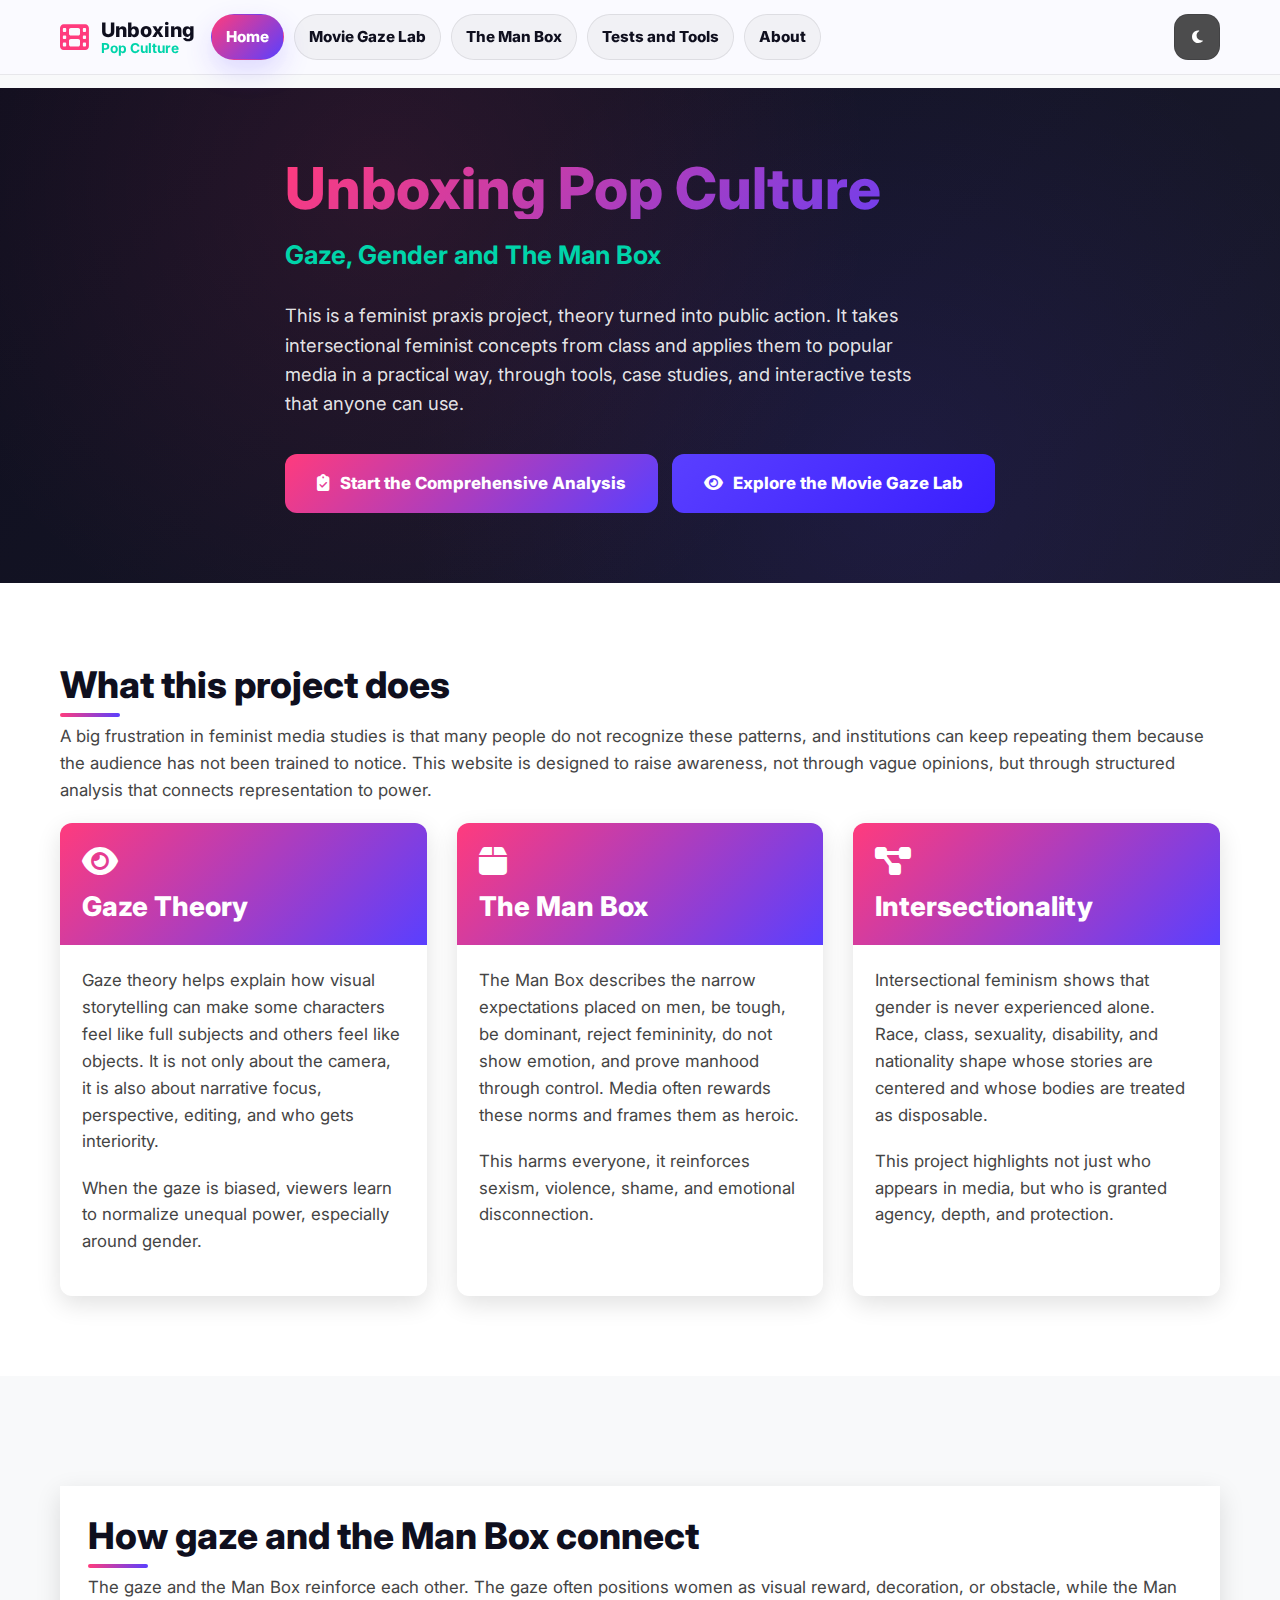
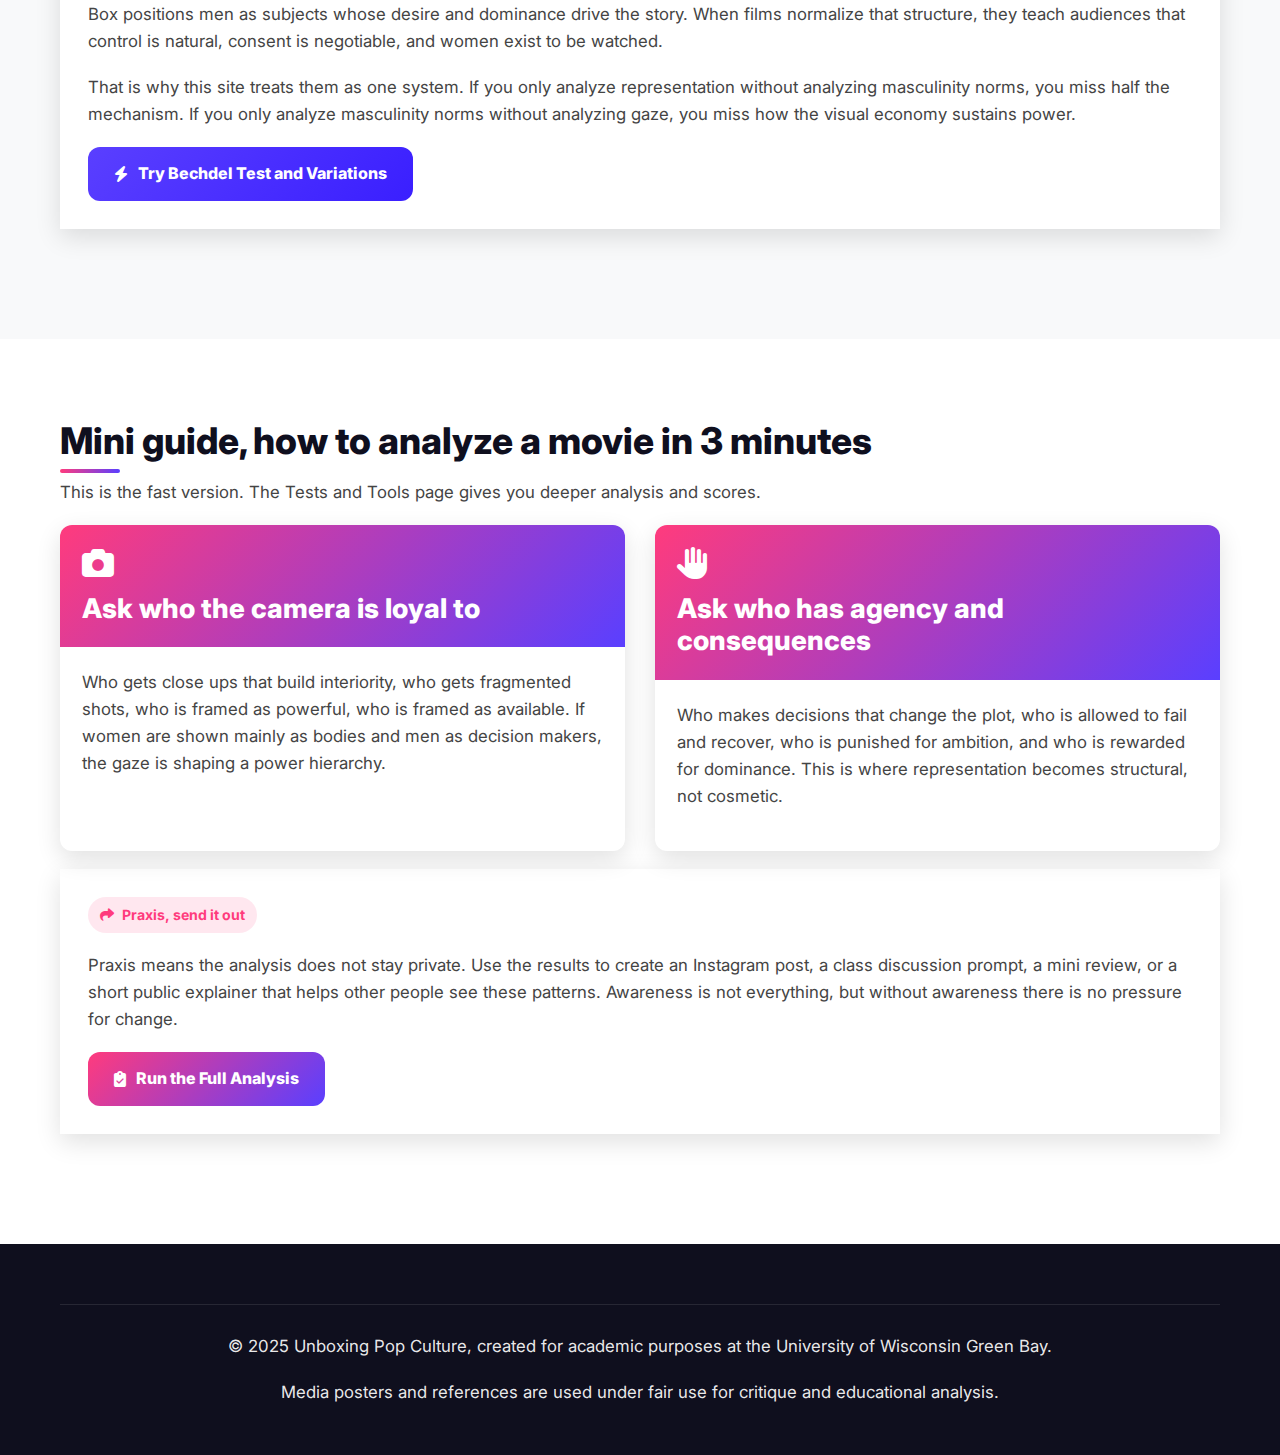
<file: index.html>
<!DOCTYPE html>
<html lang="en">
<head>
  <meta charset="UTF-8">
  <meta name="viewport" content="width=device-width, initial-scale=1.0">
  <title>Unboxing Pop Culture, Gaze, Gender and The Man Box</title>

  <link rel="stylesheet" href="css/styles.css">
  <link rel="stylesheet" href="css/interactive.css">
  <link rel="stylesheet" href="css/animations.css">
  <link rel="stylesheet" href="https://cdnjs.cloudflare.com/ajax/libs/font-awesome/6.4.0/css/all.min.css">
  <link href="https://fonts.googleapis.com/css2?family=Inter:wght@300;400;500;600;700;800&display=swap" rel="stylesheet">
</head>
<body>

<header class="header">
  <div class="container header-container">
    <a href="index.html" class="logo">
      <i class="fas fa-film logo-icon"></i>
      <div class="logo-text">
        <span class="logo-main">Unboxing</span>
        <span class="logo-sub">Pop Culture</span>
      </div>
    </a>

    <button class="mobile-menu-btn" id="mobileMenuBtn">
      <i class="fas fa-bars"></i>
    </button>

    <nav class="nav" id="mainNav">
      <ul class="nav-list">
        <li><a class="active" href="index.html">Home</a></li>
        <li><a href="movie-gaze-lab.html">Movie Gaze Lab</a></li>
        <li><a href="man-box.html">The Man Box</a></li>
        <li><a href="tests-tools.html">Tests and Tools</a></li>
        <li><a href="about-sources.html">About</a></li>
      </ul>

      <div class="nav-actions">
        <button class="btn btn-primary btn-small" id="themeToggle" aria-label="Toggle theme">
          <i class="fas fa-moon"></i>
        </button>
      </div>
    </nav>
  </div>
</header>

<main>

<section class="hero">
  <div class="container">
    <div class="hero-content fade-in">
      <h1 class="hero-title">Unboxing Pop Culture</h1>
      <p class="subtitle">Gaze, Gender and The Man Box</p>
      <p class="hero-description">
        This is a feminist praxis project, theory turned into public action. It takes intersectional feminist concepts from class and applies them
        to popular media in a practical way, through tools, case studies, and interactive tests that anyone can use.
      </p>

      <div class="hero-actions">
        <a href="tests-tools.html#feminist-test" class="btn btn-primary btn-large">
          <i class="fas fa-clipboard-check"></i> Start the Comprehensive Analysis
        </a>
        <a href="movie-gaze-lab.html" class="btn btn-secondary btn-large">
          <i class="fas fa-eye"></i> Explore the Movie Gaze Lab
        </a>
      </div>
    </div>
  </div>
</section>

<section class="section section-light">
  <div class="container">
    <div class="section-header fade-in">
      <h2>What this project does</h2>
      <p>
        A big frustration in feminist media studies is that many people do not recognize these patterns, and institutions can keep repeating them
        because the audience has not been trained to notice. This website is designed to raise awareness, not through vague opinions,
        but through structured analysis that connects representation to power.
      </p>
    </div>

    <div class="grid grid-3">
      <div class="card fade-in">
        <div class="card-header">
          <i class="fas fa-eye fa-2x"></i>
          <h3 class="card-title">Gaze Theory</h3>
        </div>
        <div class="card-body">
          <p>
            Gaze theory helps explain how visual storytelling can make some characters feel like full subjects and others feel like objects.
            It is not only about the camera, it is also about narrative focus, perspective, editing, and who gets interiority.
          </p>
          <p>
            When the gaze is biased, viewers learn to normalize unequal power, especially around gender.
          </p>
        </div>
      </div>

      <div class="card fade-in delay-1">
        <div class="card-header">
          <i class="fas fa-box fa-2x"></i>
          <h3 class="card-title">The Man Box</h3>
        </div>
        <div class="card-body">
          <p>
            The Man Box describes the narrow expectations placed on men, be tough, be dominant, reject femininity, do not show emotion,
            and prove manhood through control. Media often rewards these norms and frames them as heroic.
          </p>
          <p>
            This harms everyone, it reinforces sexism, violence, shame, and emotional disconnection.
          </p>
        </div>
      </div>

      <div class="card fade-in delay-2">
        <div class="card-header">
          <i class="fas fa-project-diagram fa-2x"></i>
          <h3 class="card-title">Intersectionality</h3>
        </div>
        <div class="card-body">
          <p>
            Intersectional feminism shows that gender is never experienced alone. Race, class, sexuality, disability, and nationality
            shape whose stories are centered and whose bodies are treated as disposable.
          </p>
          <p>
            This project highlights not just who appears in media, but who is granted agency, depth, and protection.
          </p>
        </div>
      </div>
    </div>
  </div>
</section>

<section class="section">
  <div class="container">
    <div class="interactive-container fade-in">
      <h2>How gaze and the Man Box connect</h2>
      <p>
        The gaze and the Man Box reinforce each other. The gaze often positions women as visual reward, decoration, or obstacle,
        while the Man Box positions men as subjects whose desire and dominance drive the story. When films normalize that structure,
        they teach audiences that control is natural, consent is negotiable, and women exist to be watched.
      </p>
      <p>
        That is why this site treats them as one system. If you only analyze representation without analyzing masculinity norms,
        you miss half the mechanism. If you only analyze masculinity norms without analyzing gaze, you miss how the visual economy sustains power.
      </p>
      <a href="tests-tools.html#bechdel-tool" class="btn btn-secondary">
        <i class="fas fa-bolt"></i> Try Bechdel Test and Variations
      </a>
    </div>
  </div>
</section>

<section class="section section-light">
  <div class="container">
    <div class="section-header fade-in">
      <h2>Mini guide, how to analyze a movie in 3 minutes</h2>
      <p>
        This is the fast version. The Tests and Tools page gives you deeper analysis and scores.
      </p>
    </div>

    <div class="grid grid-2">
      <div class="card fade-in">
        <div class="card-header">
          <i class="fas fa-camera fa-2x"></i>
          <h3 class="card-title">Ask who the camera is loyal to</h3>
        </div>
        <div class="card-body">
          <p>
            Who gets close ups that build interiority, who gets fragmented shots, who is framed as powerful, who is framed as available.
            If women are shown mainly as bodies and men as decision makers, the gaze is shaping a power hierarchy.
          </p>
        </div>
      </div>

      <div class="card fade-in delay-1">
        <div class="card-header">
          <i class="fas fa-hand-paper fa-2x"></i>
          <h3 class="card-title">Ask who has agency and consequences</h3>
        </div>
        <div class="card-body">
          <p>
            Who makes decisions that change the plot, who is allowed to fail and recover, who is punished for ambition,
            and who is rewarded for dominance. This is where representation becomes structural, not cosmetic.
          </p>
        </div>
      </div>
    </div>

    <div class="interactive-container fade-in" style="margin-top: 18px;">
      <p class="chip"><i class="fas fa-share"></i> Praxis, send it out</p>
      <p>
        Praxis means the analysis does not stay private. Use the results to create an Instagram post, a class discussion prompt, a mini review,
        or a short public explainer that helps other people see these patterns. Awareness is not everything, but without awareness there is no pressure for change.
      </p>
      <a href="tests-tools.html#feminist-test" class="btn btn-primary">
        <i class="fas fa-clipboard-check"></i> Run the Full Analysis
      </a>
    </div>
  </div>
</section>

</main>

<footer class="footer">
  <div class="container">
    <div class="footer-bottom">
      <p>© 2025 Unboxing Pop Culture, created for academic purposes at the University of Wisconsin Green Bay.</p>
      <p>Media posters and references are used under fair use for critique and educational analysis.</p>
    </div>
  </div>
</footer>

<script src="js/main.js"></script>
</body>
</html>
</file>
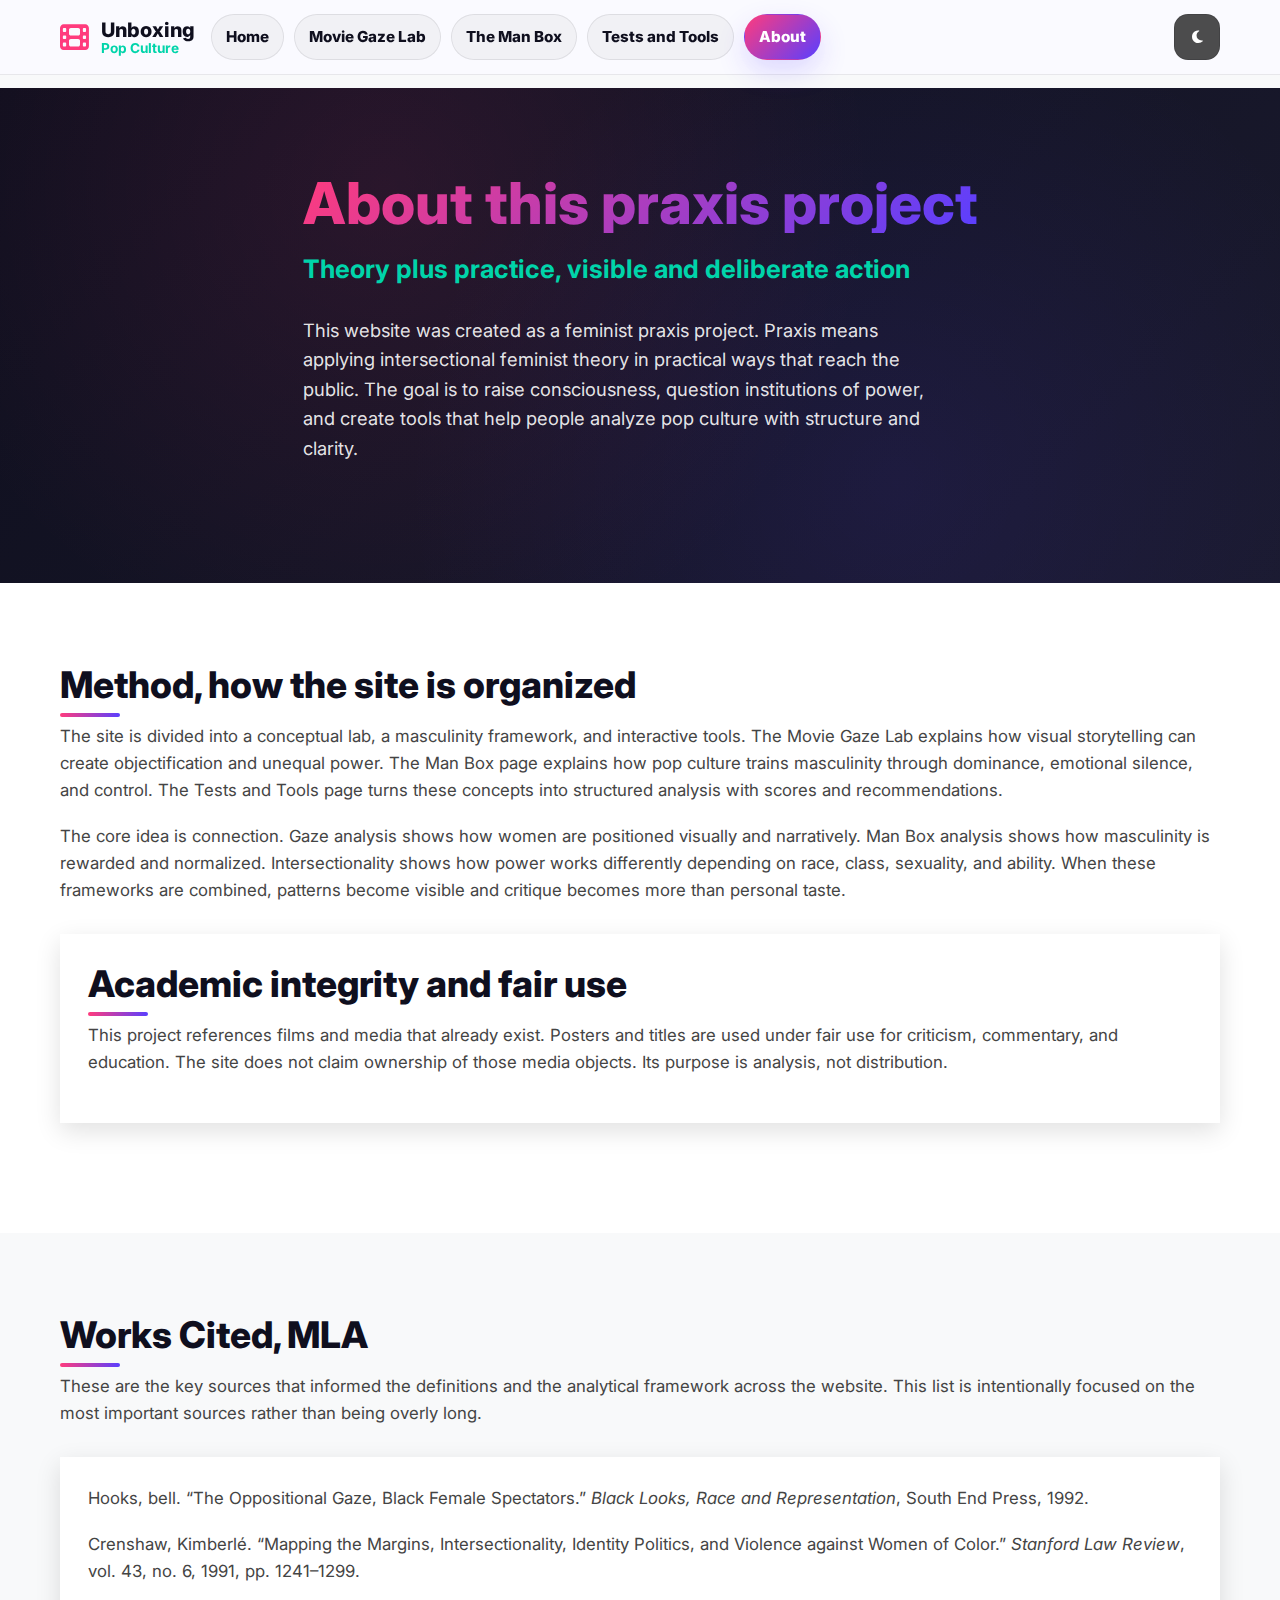
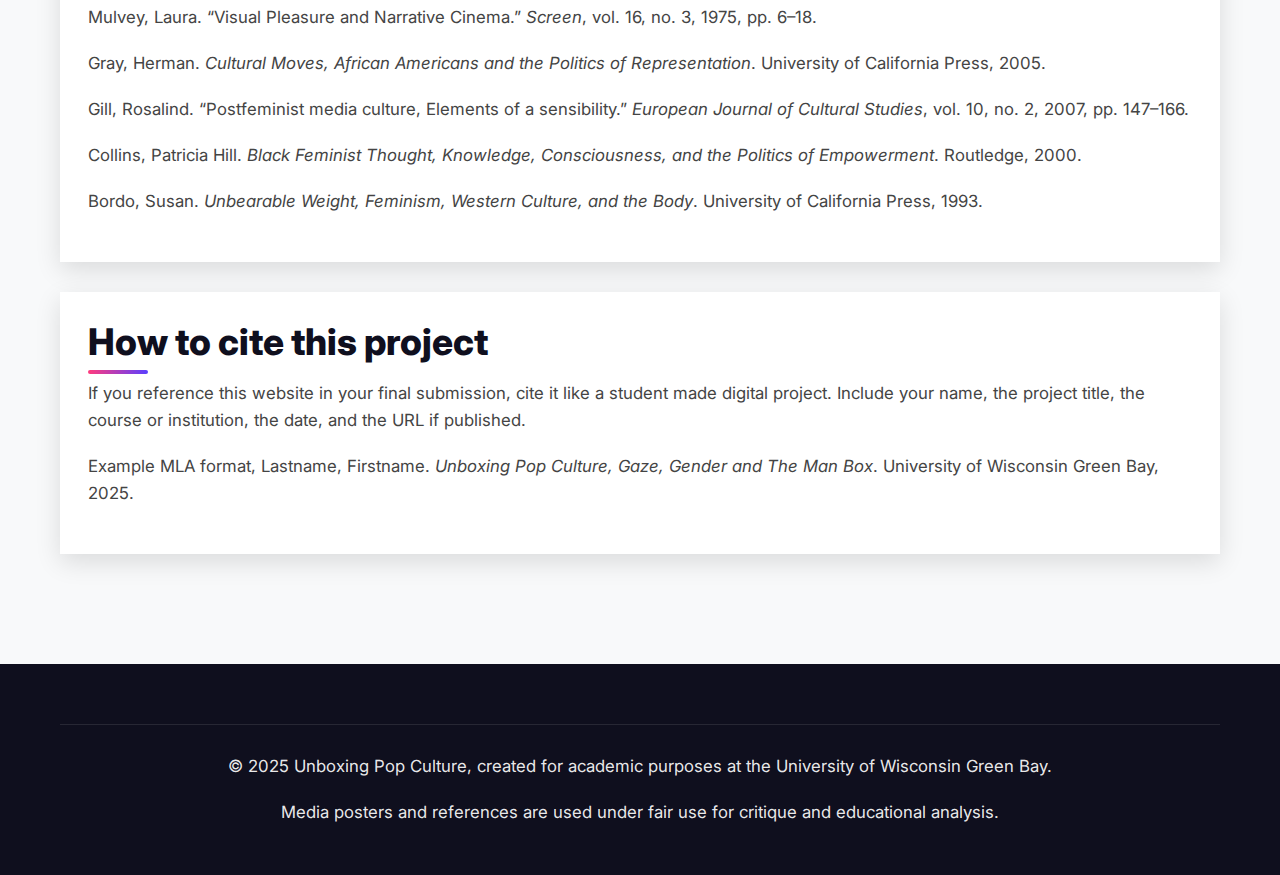
<file: about-sources.html>
<!DOCTYPE html>
<html lang="en">
<head>
  <meta charset="UTF-8">
  <meta name="viewport" content="width=device-width, initial-scale=1.0">
  <title>About, Sources, Unboxing Pop Culture</title>

  <link rel="stylesheet" href="css/styles.css">
  <link rel="stylesheet" href="css/interactive.css">
  <link rel="stylesheet" href="css/animations.css">
  <link rel="stylesheet" href="https://cdnjs.cloudflare.com/ajax/libs/font-awesome/6.4.0/css/all.min.css">
  <link href="https://fonts.googleapis.com/css2?family=Inter:wght@300;400;500;600;700;800&display=swap" rel="stylesheet">
</head>
<body>

<header class="header">
  <div class="container header-container">
    <a href="index.html" class="logo">
      <i class="fas fa-film logo-icon"></i>
      <div class="logo-text">
        <span class="logo-main">Unboxing</span>
        <span class="logo-sub">Pop Culture</span>
      </div>
    </a>

    <button class="mobile-menu-btn" id="mobileMenuBtn">
      <i class="fas fa-bars"></i>
    </button>

    <nav class="nav" id="mainNav">
      <ul class="nav-list">
        <li><a href="index.html">Home</a></li>
        <li><a href="movie-gaze-lab.html">Movie Gaze Lab</a></li>
        <li><a href="man-box.html">The Man Box</a></li>
        <li><a href="tests-tools.html">Tests and Tools</a></li>
        <li><a class="active" href="about-sources.html">About</a></li>
      </ul>

      <div class="nav-actions">
        <button class="btn btn-primary btn-small" id="themeToggle" aria-label="Toggle theme">
          <i class="fas fa-moon"></i>
        </button>
      </div>
    </nav>
  </div>
</header>

<main>

<section class="hero">
  <div class="container">
    <div class="hero-content fade-in">
      <h1 class="hero-title">About this praxis project</h1>
      <p class="subtitle">Theory plus practice, visible and deliberate action</p>
      <p class="hero-description">
        This website was created as a feminist praxis project. Praxis means applying intersectional feminist theory in practical ways that reach the public.
        The goal is to raise consciousness, question institutions of power, and create tools that help people analyze pop culture with structure and clarity.
      </p>
    </div>
  </div>
</section>

<section class="section section-light">
  <div class="container">
    <div class="section-header fade-in">
      <h2>Method, how the site is organized</h2>
      <p>
        The site is divided into a conceptual lab, a masculinity framework, and interactive tools. The Movie Gaze Lab explains how visual storytelling can create
        objectification and unequal power. The Man Box page explains how pop culture trains masculinity through dominance, emotional silence, and control.
        The Tests and Tools page turns these concepts into structured analysis with scores and recommendations.
      </p>
      <p>
        The core idea is connection. Gaze analysis shows how women are positioned visually and narratively. Man Box analysis shows how masculinity is rewarded and normalized.
        Intersectionality shows how power works differently depending on race, class, sexuality, and ability. When these frameworks are combined, patterns become visible
        and critique becomes more than personal taste.
      </p>
    </div>

    <div class="interactive-container fade-in">
      <h2>Academic integrity and fair use</h2>
      <p>
        This project references films and media that already exist. Posters and titles are used under fair use for criticism, commentary, and education.
        The site does not claim ownership of those media objects. Its purpose is analysis, not distribution.
      </p>
    </div>
  </div>
</section>

<section class="section">
  <div class="container">
    <div class="section-header fade-in">
      <h2>Works Cited, MLA</h2>
      <p>
        These are the key sources that informed the definitions and the analytical framework across the website.
        This list is intentionally focused on the most important sources rather than being overly long.
      </p>
    </div>

    <div class="interactive-container fade-in">
      <p>
        Hooks, bell. “The Oppositional Gaze, Black Female Spectators.” <em>Black Looks, Race and Representation</em>, South End Press, 1992.
      </p>
      <p>
        Crenshaw, Kimberlé. “Mapping the Margins, Intersectionality, Identity Politics, and Violence against Women of Color.”
        <em>Stanford Law Review</em>, vol. 43, no. 6, 1991, pp. 1241–1299.
      </p>
      <p>
        Mulvey, Laura. “Visual Pleasure and Narrative Cinema.” <em>Screen</em>, vol. 16, no. 3, 1975, pp. 6–18.
      </p>
      <p>
        Gray, Herman. <em>Cultural Moves, African Americans and the Politics of Representation</em>. University of California Press, 2005.
      </p>
      <p>
        Gill, Rosalind. “Postfeminist media culture, Elements of a sensibility.” <em>European Journal of Cultural Studies</em>,
        vol. 10, no. 2, 2007, pp. 147–166.
      </p>
      <p>
        Collins, Patricia Hill. <em>Black Feminist Thought, Knowledge, Consciousness, and the Politics of Empowerment</em>. Routledge, 2000.
      </p>
      <p>
        Bordo, Susan. <em>Unbearable Weight, Feminism, Western Culture, and the Body</em>. University of California Press, 1993.
      </p>
    </div>

    <div class="interactive-container fade-in" style="margin-top: 18px;">
      <h2>How to cite this project</h2>
      <p>
        If you reference this website in your final submission, cite it like a student made digital project.
        Include your name, the project title, the course or institution, the date, and the URL if published.
      </p>
      <p>
        Example MLA format, Lastname, Firstname. <em>Unboxing Pop Culture, Gaze, Gender and The Man Box</em>. University of Wisconsin Green Bay, 2025.
      </p>
    </div>
  </div>
</section>

</main>

<footer class="footer">
  <div class="container">
    <div class="footer-bottom">
      <p>© 2025 Unboxing Pop Culture, created for academic purposes at the University of Wisconsin Green Bay.</p>
      <p>Media posters and references are used under fair use for critique and educational analysis.</p>
    </div>
  </div>
</footer>

<script src="js/main.js"></script>
</body>
</html>
</file>
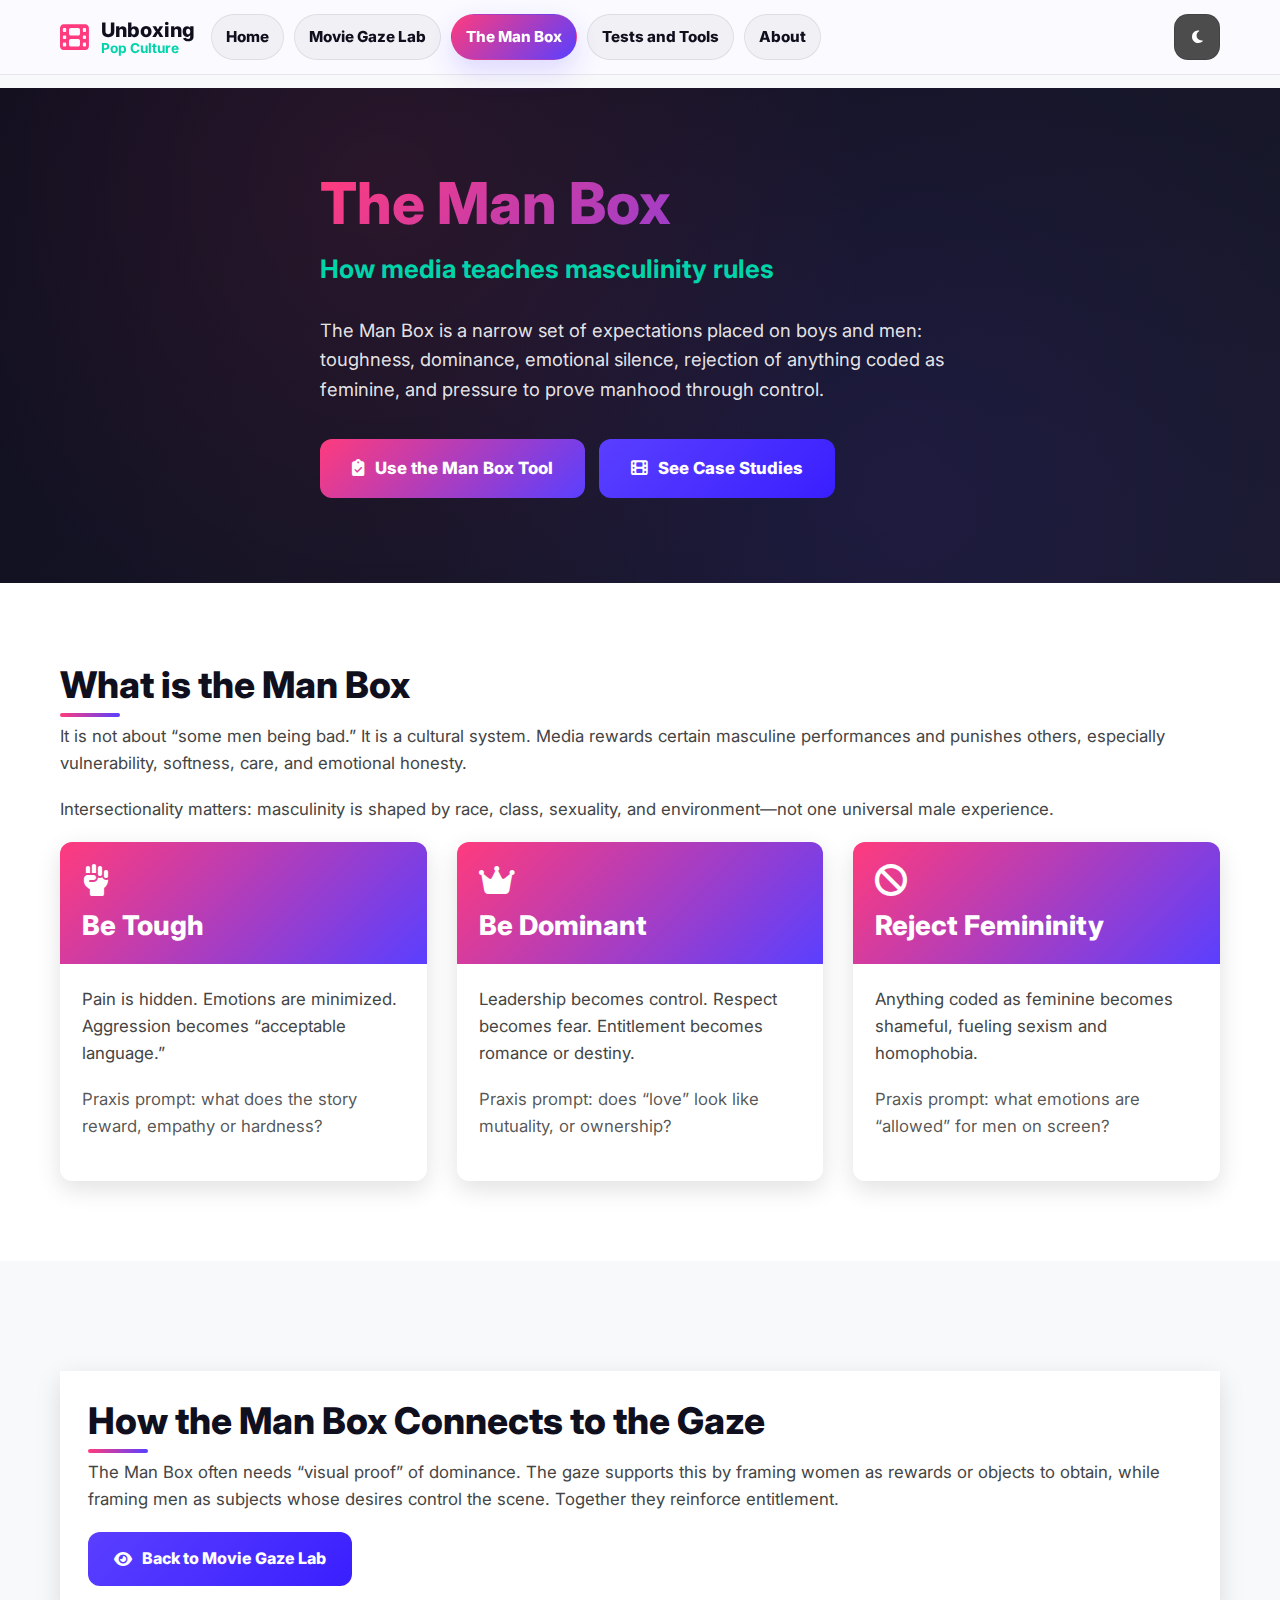
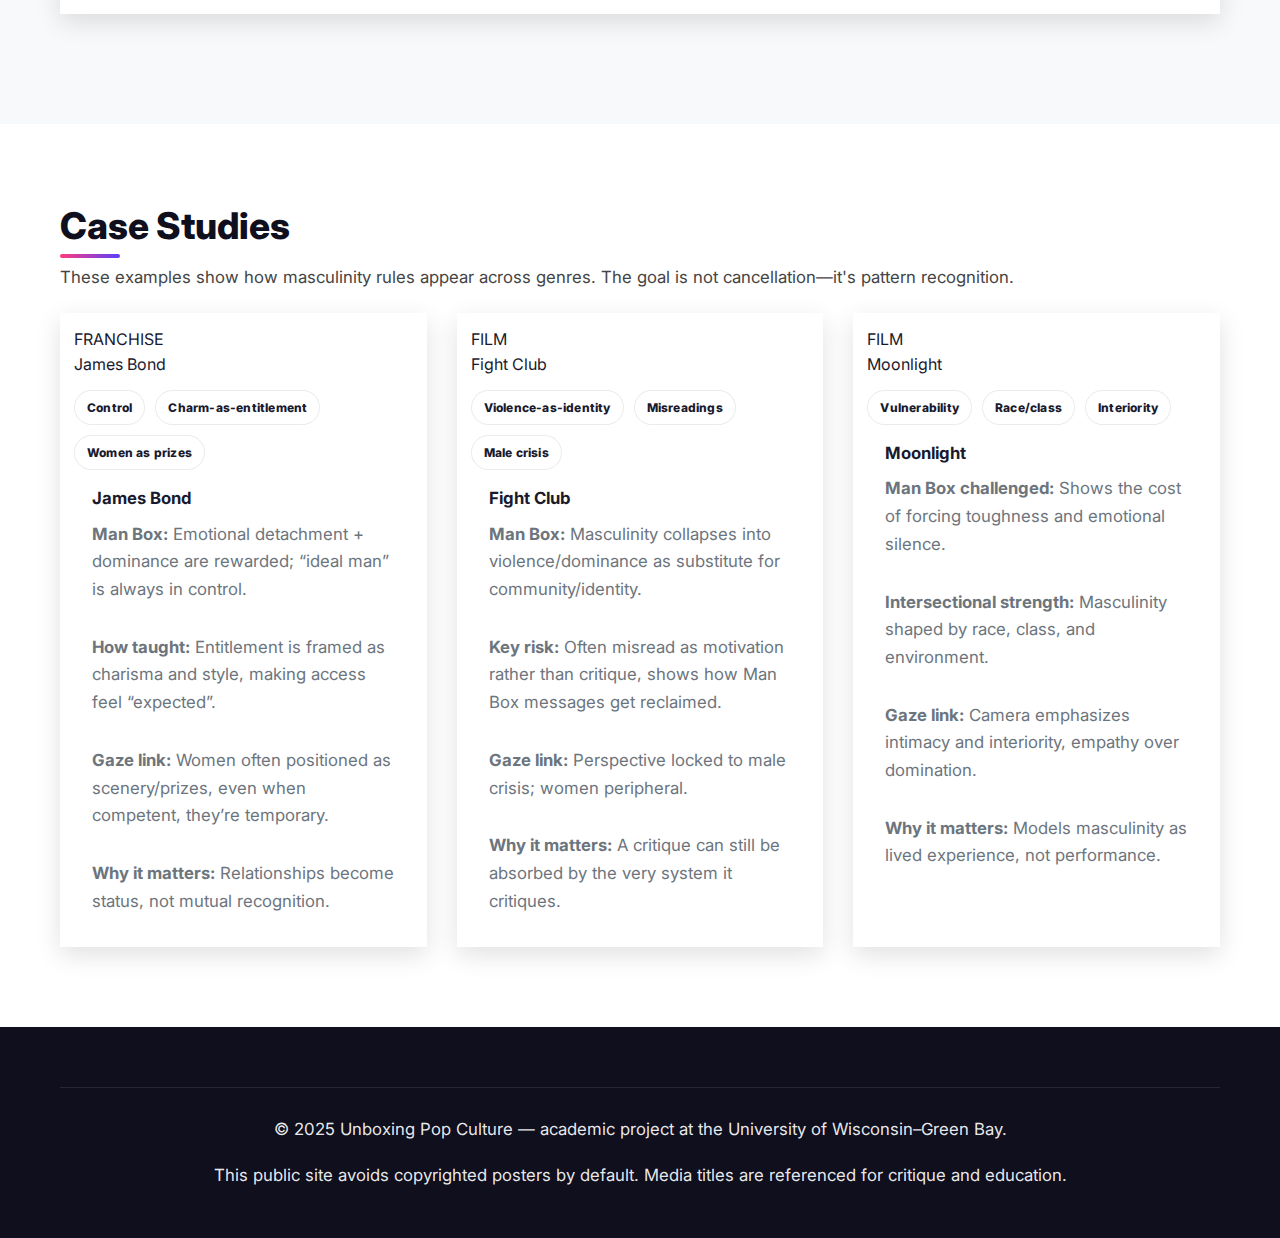
<file: man-box.html>
<!DOCTYPE html>
<html lang="en">
<head>
  <meta charset="UTF-8" />
  <meta name="viewport" content="width=device-width, initial-scale=1.0" />
  <title>The Man Box, Unboxing Pop Culture</title>

  <link rel="stylesheet" href="css/styles.css" />
  <link rel="stylesheet" href="css/interactive.css" />
  <link rel="stylesheet" href="css/animations.css" />
  <link rel="stylesheet" href="https://cdnjs.cloudflare.com/ajax/libs/font-awesome/6.4.0/css/all.min.css" />
  <link href="https://fonts.googleapis.com/css2?family=Inter:wght@300;400;500;600;700;800&display=swap" rel="stylesheet" />
</head>
<body>

<header class="header">
  <div class="container header-container">
    <a href="index.html" class="logo">
      <i class="fas fa-film logo-icon"></i>
      <div class="logo-text">
        <span class="logo-main">Unboxing</span>
        <span class="logo-sub">Pop Culture</span>
      </div>
    </a>

    <button class="mobile-menu-btn" id="mobileMenuBtn" aria-label="Open menu">
      <i class="fas fa-bars"></i>
    </button>

    <nav class="nav" id="mainNav">
      <ul class="nav-list">
        <li><a href="index.html">Home</a></li>
        <li><a href="movie-gaze-lab.html">Movie Gaze Lab</a></li>
        <li><a class="active" href="man-box.html">The Man Box</a></li>
        <li><a href="tests-tools.html">Tests and Tools</a></li>
        <li><a href="about-sources.html">About</a></li>
      </ul>

      <div class="nav-actions">
        <button class="btn btn-primary btn-small" id="themeToggle" aria-label="Toggle theme">
          <i class="fas fa-moon"></i>
        </button>
      </div>
    </nav>
  </div>
</header>

<main>

<section class="hero">
  <div class="container">
    <div class="hero-content fade-in">
      <h1 class="hero-title">The Man Box</h1>
      <p class="subtitle">How media teaches masculinity rules</p>
      <p class="hero-description">
        The Man Box is a narrow set of expectations placed on boys and men: toughness, dominance, emotional silence,
        rejection of anything coded as feminine, and pressure to prove manhood through control.
      </p>

      <div class="hero-actions">
        <a class="btn btn-primary btn-large" href="tests-tools.html#manbox-tool">
          <i class="fas fa-clipboard-check"></i> Use the Man Box Tool
        </a>
        <a class="btn btn-secondary btn-large" href="#case-studies">
          <i class="fas fa-film"></i> See Case Studies
        </a>
      </div>
    </div>
  </div>
</section>

<section class="section section-light">
  <div class="container">
    <div class="section-header fade-in">
      <h2>What is the Man Box</h2>
      <p>
        It is not about “some men being bad.” It is a cultural system. Media rewards certain masculine performances and punishes others,
        especially vulnerability, softness, care, and emotional honesty.
      </p>
      <p>
        Intersectionality matters: masculinity is shaped by race, class, sexuality, and environment—not one universal male experience.
      </p>
    </div>

    <div class="grid grid-3">
      <div class="card fade-in">
        <div class="card-header">
          <i class="fas fa-fist-raised fa-2x"></i>
          <h3 class="card-title">Be Tough</h3>
        </div>
        <div class="card-body">
          <p>Pain is hidden. Emotions are minimized. Aggression becomes “acceptable language.”</p>
          <p class="muted">Praxis prompt: what does the story reward, empathy or hardness?</p>
        </div>
      </div>

      <div class="card fade-in delay-1">
        <div class="card-header">
          <i class="fas fa-crown fa-2x"></i>
          <h3 class="card-title">Be Dominant</h3>
        </div>
        <div class="card-body">
          <p>Leadership becomes control. Respect becomes fear. Entitlement becomes romance or destiny.</p>
          <p class="muted">Praxis prompt: does “love” look like mutuality, or ownership?</p>
        </div>
      </div>

      <div class="card fade-in delay-2">
        <div class="card-header">
          <i class="fas fa-ban fa-2x"></i>
          <h3 class="card-title">Reject Femininity</h3>
        </div>
        <div class="card-body">
          <p>Anything coded as feminine becomes shameful, fueling sexism and homophobia.</p>
          <p class="muted">Praxis prompt: what emotions are “allowed” for men on screen?</p>
        </div>
      </div>
    </div>
  </div>
</section>

<section class="section">
  <div class="container">
    <div class="interactive-container fade-in">
      <h2>How the Man Box Connects to the Gaze</h2>
      <p>
        The Man Box often needs “visual proof” of dominance. The gaze supports this by framing women as rewards or objects to obtain,
        while framing men as subjects whose desires control the scene. Together they reinforce entitlement.
      </p>
      <a href="movie-gaze-lab.html" class="btn btn-secondary">
        <i class="fas fa-eye"></i> Back to Movie Gaze Lab
      </a>
    </div>
  </div>
</section>

<section class="section section-light" id="case-studies">
  <div class="container">
    <div class="section-header fade-in">
      <h2>Case Studies</h2>
      <p>
        These examples show how masculinity rules appear across genres. The goal is not cancellation—it's pattern recognition.
      </p>
    </div>

    <div class="grid grid-3 poster-grid">
      <article class="poster-card fade-in">
        <div class="poster-visual" aria-hidden="true">
          <div class="poster-badge">FRANCHISE</div>
          <div class="poster-title">James Bond</div>
          <div class="poster-tags">
            <span>Control</span><span>Charm-as-entitlement</span><span>Women as prizes</span>
          </div>
        </div>
        <h4>James Bond</h4>
        <div class="poster-analysis">
          <p><strong>Man Box:</strong> Emotional detachment + dominance are rewarded; “ideal man” is always in control.</p>
          <p><strong>How taught:</strong> Entitlement is framed as charisma and style, making access feel “expected”.</p>
          <p><strong>Gaze link:</strong> Women often positioned as scenery/prizes, even when competent, they’re temporary.</p>
          <p><strong>Why it matters:</strong> Relationships become status, not mutual recognition.</p>
        </div>
      </article>

      <article class="poster-card fade-in delay-1">
        <div class="poster-visual" aria-hidden="true">
          <div class="poster-badge">FILM</div>
          <div class="poster-title">Fight Club</div>
          <div class="poster-tags">
            <span>Violence-as-identity</span><span>Misreadings</span><span>Male crisis</span>
          </div>
        </div>
        <h4>Fight Club</h4>
        <div class="poster-analysis">
          <p><strong>Man Box:</strong> Masculinity collapses into violence/dominance as substitute for community/identity.</p>
          <p><strong>Key risk:</strong> Often misread as motivation rather than critique, shows how Man Box messages get reclaimed.</p>
          <p><strong>Gaze link:</strong> Perspective locked to male crisis; women peripheral.</p>
          <p><strong>Why it matters:</strong> A critique can still be absorbed by the very system it critiques.</p>
        </div>
      </article>

      <article class="poster-card fade-in delay-2">
        <div class="poster-visual" aria-hidden="true">
          <div class="poster-badge">FILM</div>
          <div class="poster-title">Moonlight</div>
          <div class="poster-tags">
            <span>Vulnerability</span><span>Race/class</span><span>Interiority</span>
          </div>
        </div>
        <h4>Moonlight</h4>
        <div class="poster-analysis">
          <p><strong>Man Box challenged:</strong> Shows the cost of forcing toughness and emotional silence.</p>
          <p><strong>Intersectional strength:</strong> Masculinity shaped by race, class, and environment.</p>
          <p><strong>Gaze link:</strong> Camera emphasizes intimacy and interiority, empathy over domination.</p>
          <p><strong>Why it matters:</strong> Models masculinity as lived experience, not performance.</p>
        </div>
      </article>
    </div>
  </div>
</section>

</main>

<footer class="footer">
  <div class="container">
    <div class="footer-bottom">
      <p>© 2025 Unboxing Pop Culture — academic project at the University of Wisconsin–Green Bay.</p>
      <p class="footer-note">
        This public site avoids copyrighted posters by default. Media titles are referenced for critique and education.
      </p>
    </div>
  </div>
</footer>

<script src="js/main.js"></script>
</body>
</html>
</file>
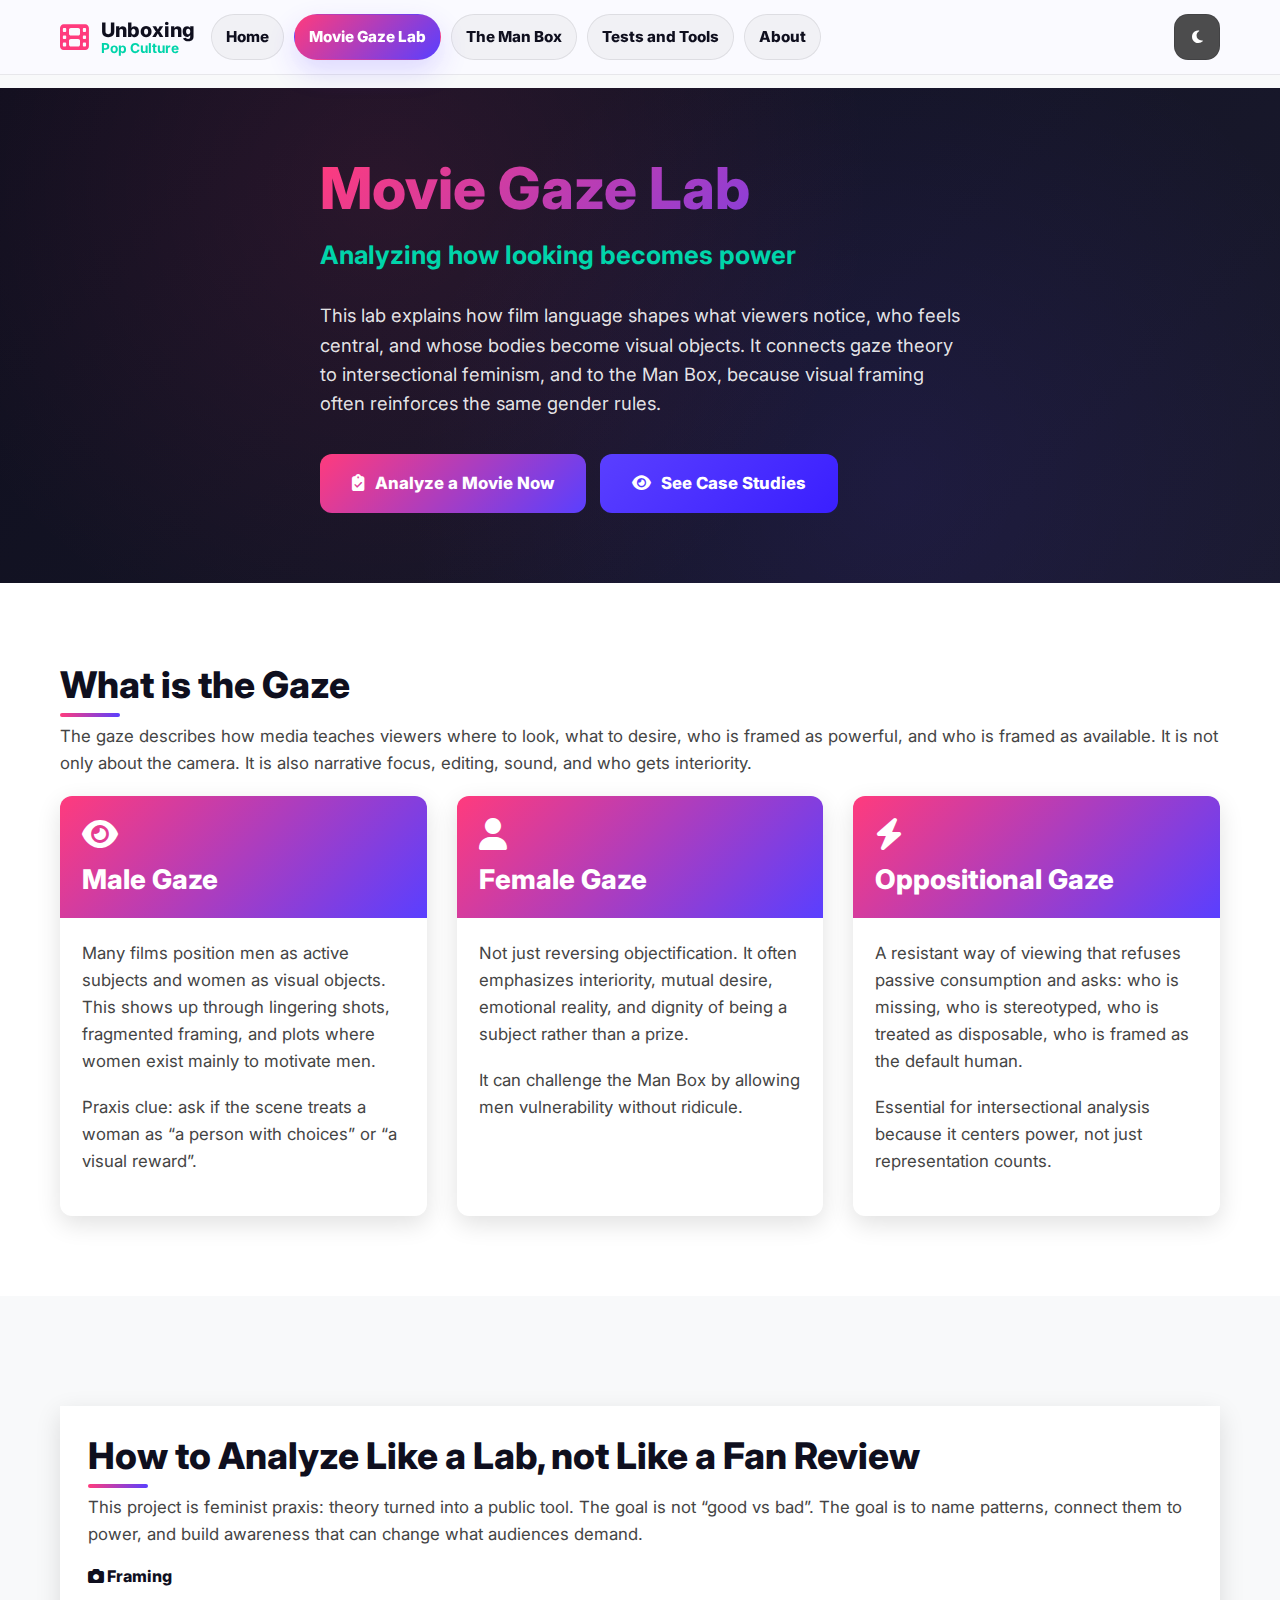
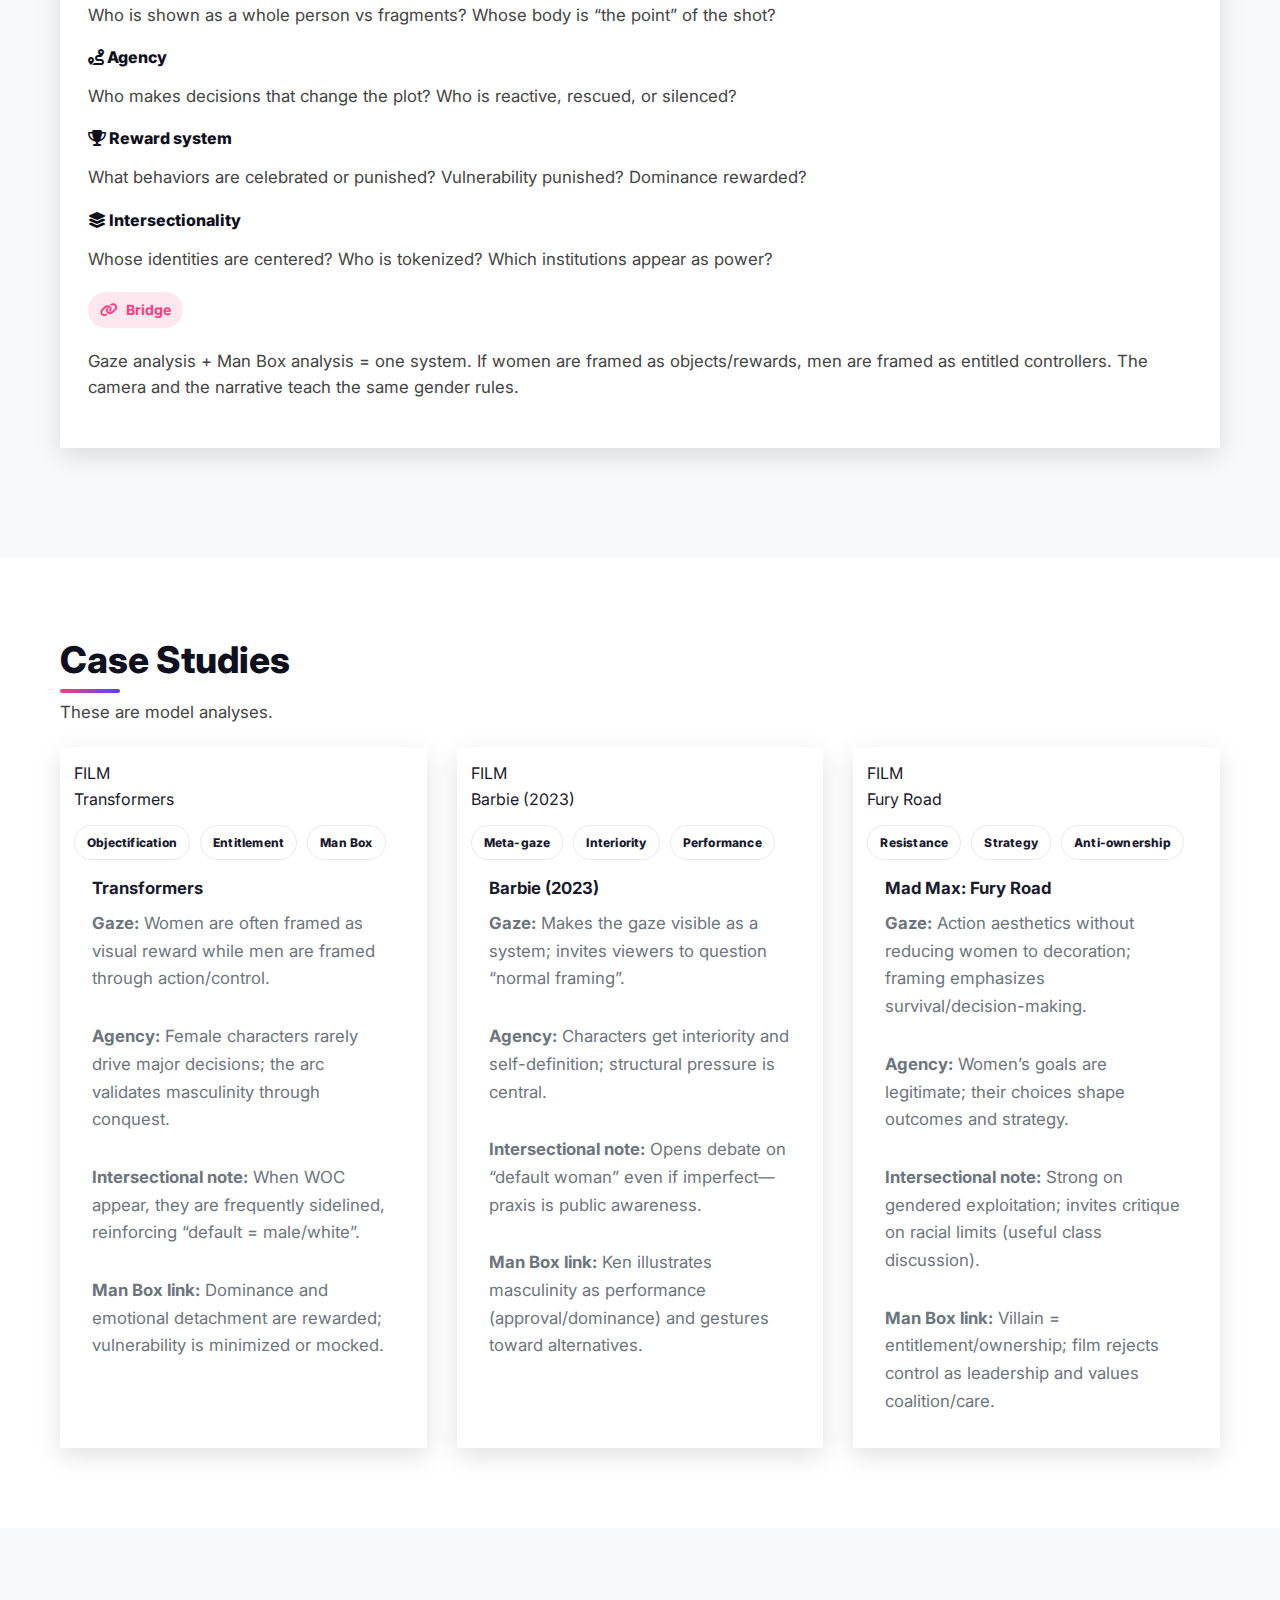
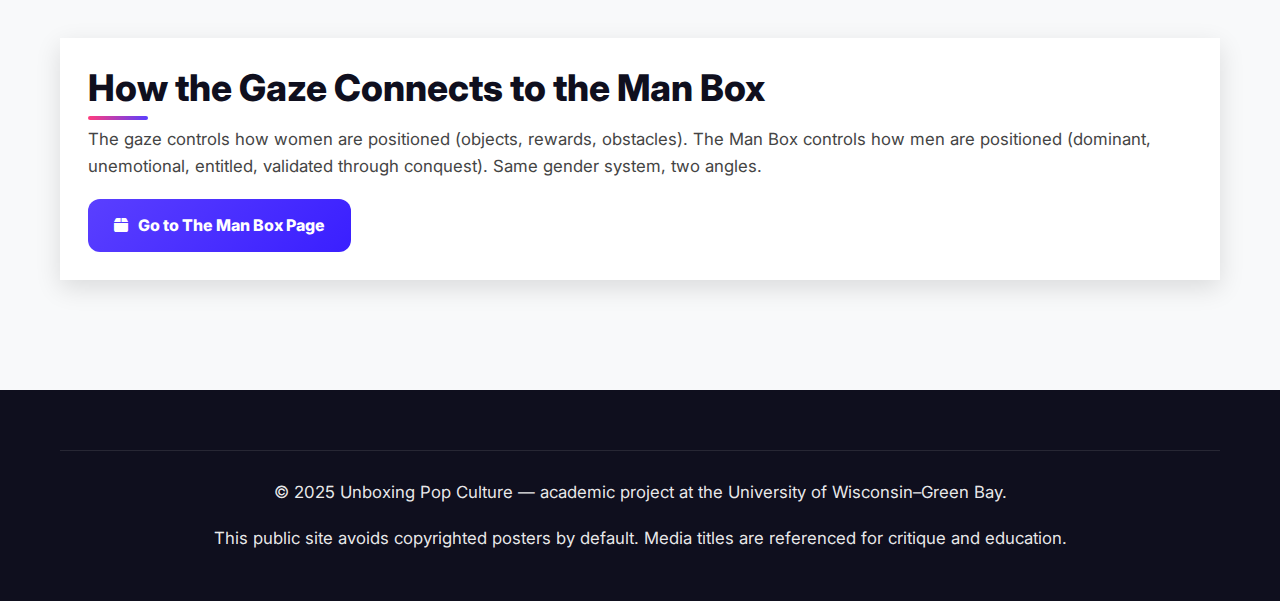
<file: movie-gaze-lab.html>
<!DOCTYPE html>
<html lang="en">
<head>
  <meta charset="UTF-8" />
  <meta name="viewport" content="width=device-width, initial-scale=1.0" />
  <title>Movie Gaze Lab, Unboxing Pop Culture</title>

  <link rel="stylesheet" href="css/styles.css" />
  <link rel="stylesheet" href="css/interactive.css" />
  <link rel="stylesheet" href="css/animations.css" />
  <link rel="stylesheet" href="https://cdnjs.cloudflare.com/ajax/libs/font-awesome/6.4.0/css/all.min.css" />
  <link href="https://fonts.googleapis.com/css2?family=Inter:wght@300;400;500;600;700;800&display=swap" rel="stylesheet" />
</head>
<body>

<header class="header">
  <div class="container header-container">
    <a href="index.html" class="logo">
      <i class="fas fa-film logo-icon"></i>
      <div class="logo-text">
        <span class="logo-main">Unboxing</span>
        <span class="logo-sub">Pop Culture</span>
      </div>
    </a>

    <button class="mobile-menu-btn" id="mobileMenuBtn" aria-label="Open menu">
      <i class="fas fa-bars"></i>
    </button>

    <nav class="nav" id="mainNav">
      <ul class="nav-list">
        <li><a href="index.html">Home</a></li>
        <li><a class="active" href="movie-gaze-lab.html">Movie Gaze Lab</a></li>
        <li><a href="man-box.html">The Man Box</a></li>
        <li><a href="tests-tools.html">Tests and Tools</a></li>
        <li><a href="about-sources.html">About</a></li>
      </ul>

      <div class="nav-actions">
        <button class="btn btn-primary btn-small" id="themeToggle" aria-label="Toggle theme">
          <i class="fas fa-moon"></i>
        </button>
      </div>
    </nav>
  </div>
</header>

<main>

<section class="hero">
  <div class="container">
    <div class="hero-content fade-in">
      <h1 class="hero-title">Movie Gaze Lab</h1>
      <p class="subtitle">Analyzing how looking becomes power</p>
      <p class="hero-description">
        This lab explains how film language shapes what viewers notice, who feels central, and whose bodies become visual objects.
        It connects gaze theory to intersectional feminism, and to the Man Box, because visual framing often reinforces the same gender rules.
      </p>

      <div class="hero-actions">
        <a class="btn btn-primary btn-large" href="tests-tools.html#feminist-test">
          <i class="fas fa-clipboard-check"></i> Analyze a Movie Now
        </a>
        <a class="btn btn-secondary btn-large" href="#case-studies">
          <i class="fas fa-eye"></i> See Case Studies
        </a>
      </div>
    </div>
  </div>
</section>

<section class="section section-light">
  <div class="container">
    <div class="section-header fade-in">
      <h2>What is the Gaze</h2>
      <p>
        The gaze describes how media teaches viewers where to look, what to desire, who is framed as powerful, and who is framed as available.
        It is not only about the camera. It is also narrative focus, editing, sound, and who gets interiority.
      </p>
    </div>

    <div class="grid grid-3">
      <div class="card fade-in">
        <div class="card-header">
          <i class="fas fa-eye fa-2x"></i>
          <h3 class="card-title">Male Gaze</h3>
        </div>
        <div class="card-body">
          <p>
            Many films position men as active subjects and women as visual objects. This shows up through lingering shots,
            fragmented framing, and plots where women exist mainly to motivate men.
          </p>
          <p>
            Praxis clue: ask if the scene treats a woman as “a person with choices” or “a visual reward”.
          </p>
        </div>
      </div>

      <div class="card fade-in delay-1">
        <div class="card-header">
          <i class="fas fa-user fa-2x"></i>
          <h3 class="card-title">Female Gaze</h3>
        </div>
        <div class="card-body">
          <p>
            Not just reversing objectification. It often emphasizes interiority, mutual desire, emotional reality,
            and dignity of being a subject rather than a prize.
          </p>
          <p>
            It can challenge the Man Box by allowing men vulnerability without ridicule.
          </p>
        </div>
      </div>

      <div class="card fade-in delay-2">
        <div class="card-header">
          <i class="fas fa-bolt fa-2x"></i>
          <h3 class="card-title">Oppositional Gaze</h3>
        </div>
        <div class="card-body">
          <p>
            A resistant way of viewing that refuses passive consumption and asks: who is missing, who is stereotyped,
            who is treated as disposable, who is framed as the default human.
          </p>
          <p>
            Essential for intersectional analysis because it centers power, not just representation counts.
          </p>
        </div>
      </div>
    </div>
  </div>
</section>

<section class="section">
  <div class="container">
    <div class="interactive-container fade-in">
      <h2>How to Analyze Like a Lab, not Like a Fan Review</h2>
      <p>
        This project is feminist praxis: theory turned into a public tool. The goal is not “good vs bad”.
        The goal is to name patterns, connect them to power, and build awareness that can change what audiences demand.
      </p>

      <div class="mini-grid">
        <div class="mini-card">
          <h4><i class="fas fa-camera"></i> Framing</h4>
          <p>Who is shown as a whole person vs fragments? Whose body is “the point” of the shot?</p>
        </div>
        <div class="mini-card">
          <h4><i class="fas fa-route"></i> Agency</h4>
          <p>Who makes decisions that change the plot? Who is reactive, rescued, or silenced?</p>
        </div>
        <div class="mini-card">
          <h4><i class="fas fa-trophy"></i> Reward system</h4>
          <p>What behaviors are celebrated or punished? Vulnerability punished? Dominance rewarded?</p>
        </div>
        <div class="mini-card">
          <h4><i class="fas fa-layer-group"></i> Intersectionality</h4>
          <p>Whose identities are centered? Who is tokenized? Which institutions appear as power?</p>
        </div>
      </div>

      <p class="chip"><i class="fas fa-link"></i> Bridge</p>
      <p>
        Gaze analysis + Man Box analysis = one system. If women are framed as objects/rewards,
        men are framed as entitled controllers. The camera and the narrative teach the same gender rules.
      </p>
    </div>
  </div>
</section>

<section class="section section-light" id="case-studies">
  <div class="container">
    <div class="section-header fade-in">
      <h2>Case Studies</h2>
      <p>
        These are model analyses.
      </p>
    </div>

    <div class="grid grid-3 poster-grid">
      <article class="poster-card fade-in">
        <div class="poster-visual" aria-hidden="true">
          <div class="poster-badge">FILM</div>
          <div class="poster-title">Transformers</div>
          <div class="poster-tags">
            <span>Objectification</span><span>Entitlement</span><span>Man Box</span>
          </div>
        </div>

        <h4>Transformers</h4>

        <div class="poster-analysis">
          <p><strong>Gaze:</strong> Women are often framed as visual reward while men are framed through action/control.</p>
          <p><strong>Agency:</strong> Female characters rarely drive major decisions; the arc validates masculinity through conquest.</p>
          <p><strong>Intersectional note:</strong> When WOC appear, they are frequently sidelined, reinforcing “default = male/white”.</p>
          <p><strong>Man Box link:</strong> Dominance and emotional detachment are rewarded; vulnerability is minimized or mocked.</p>
        </div>
      </article>

      <article class="poster-card fade-in delay-1">
        <div class="poster-visual" aria-hidden="true">
          <div class="poster-badge">FILM</div>
          <div class="poster-title">Barbie (2023)</div>
          <div class="poster-tags">
            <span>Meta-gaze</span><span>Interiority</span><span>Performance</span>
          </div>
        </div>

        <h4>Barbie (2023)</h4>

        <div class="poster-analysis">
          <p><strong>Gaze:</strong> Makes the gaze visible as a system; invites viewers to question “normal framing”.</p>
          <p><strong>Agency:</strong> Characters get interiority and self-definition; structural pressure is central.</p>
          <p><strong>Intersectional note:</strong> Opens debate on “default woman” even if imperfect—praxis is public awareness.</p>
          <p><strong>Man Box link:</strong> Ken illustrates masculinity as performance (approval/dominance) and gestures toward alternatives.</p>
        </div>
      </article>

      <article class="poster-card fade-in delay-2">
        <div class="poster-visual" aria-hidden="true">
          <div class="poster-badge">FILM</div>
          <div class="poster-title">Fury Road</div>
          <div class="poster-tags">
            <span>Resistance</span><span>Strategy</span><span>Anti-ownership</span>
          </div>
        </div>

        <h4>Mad Max: Fury Road</h4>

        <div class="poster-analysis">
          <p><strong>Gaze:</strong> Action aesthetics without reducing women to decoration; framing emphasizes survival/decision-making.</p>
          <p><strong>Agency:</strong> Women’s goals are legitimate; their choices shape outcomes and strategy.</p>
          <p><strong>Intersectional note:</strong> Strong on gendered exploitation; invites critique on racial limits (useful class discussion).</p>
          <p><strong>Man Box link:</strong> Villain = entitlement/ownership; film rejects control as leadership and values coalition/care.</p>
        </div>
      </article>
    </div>
  </div>
</section>

<section class="section">
  <div class="container">
    <div class="interactive-container fade-in">
      <h2>How the Gaze Connects to the Man Box</h2>
      <p>
        The gaze controls how women are positioned (objects, rewards, obstacles). The Man Box controls how men are positioned
        (dominant, unemotional, entitled, validated through conquest). Same gender system, two angles.
      </p>
      <a href="man-box.html" class="btn btn-secondary">
        <i class="fas fa-box"></i> Go to The Man Box Page
      </a>
    </div>
  </div>
</section>

</main>

<footer class="footer">
  <div class="container">
    <div class="footer-bottom">
      <p>© 2025 Unboxing Pop Culture — academic project at the University of Wisconsin–Green Bay.</p>
      <p class="footer-note">
        This public site avoids copyrighted posters by default. Media titles are referenced for critique and education.
      </p>
    </div>
  </div>
</footer>

<script src="js/main.js"></script>
</body>
</html>
</file>
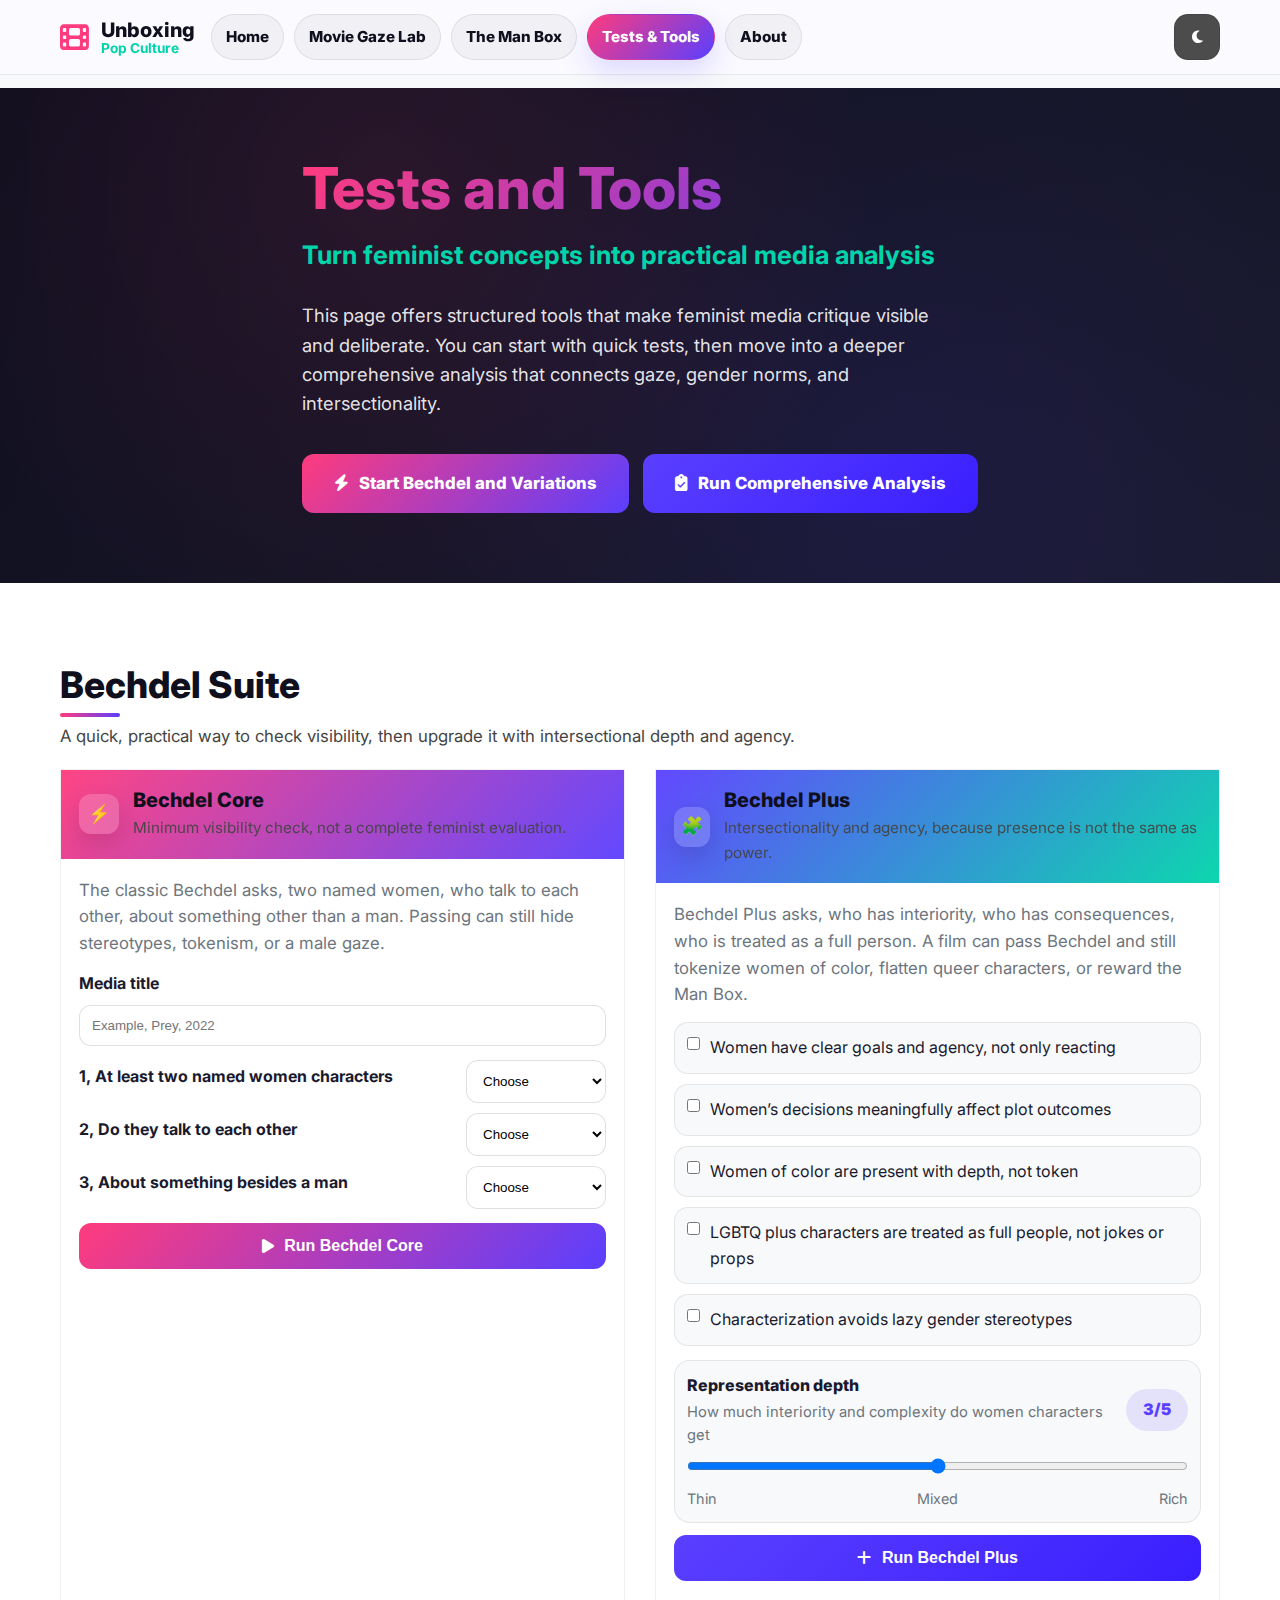
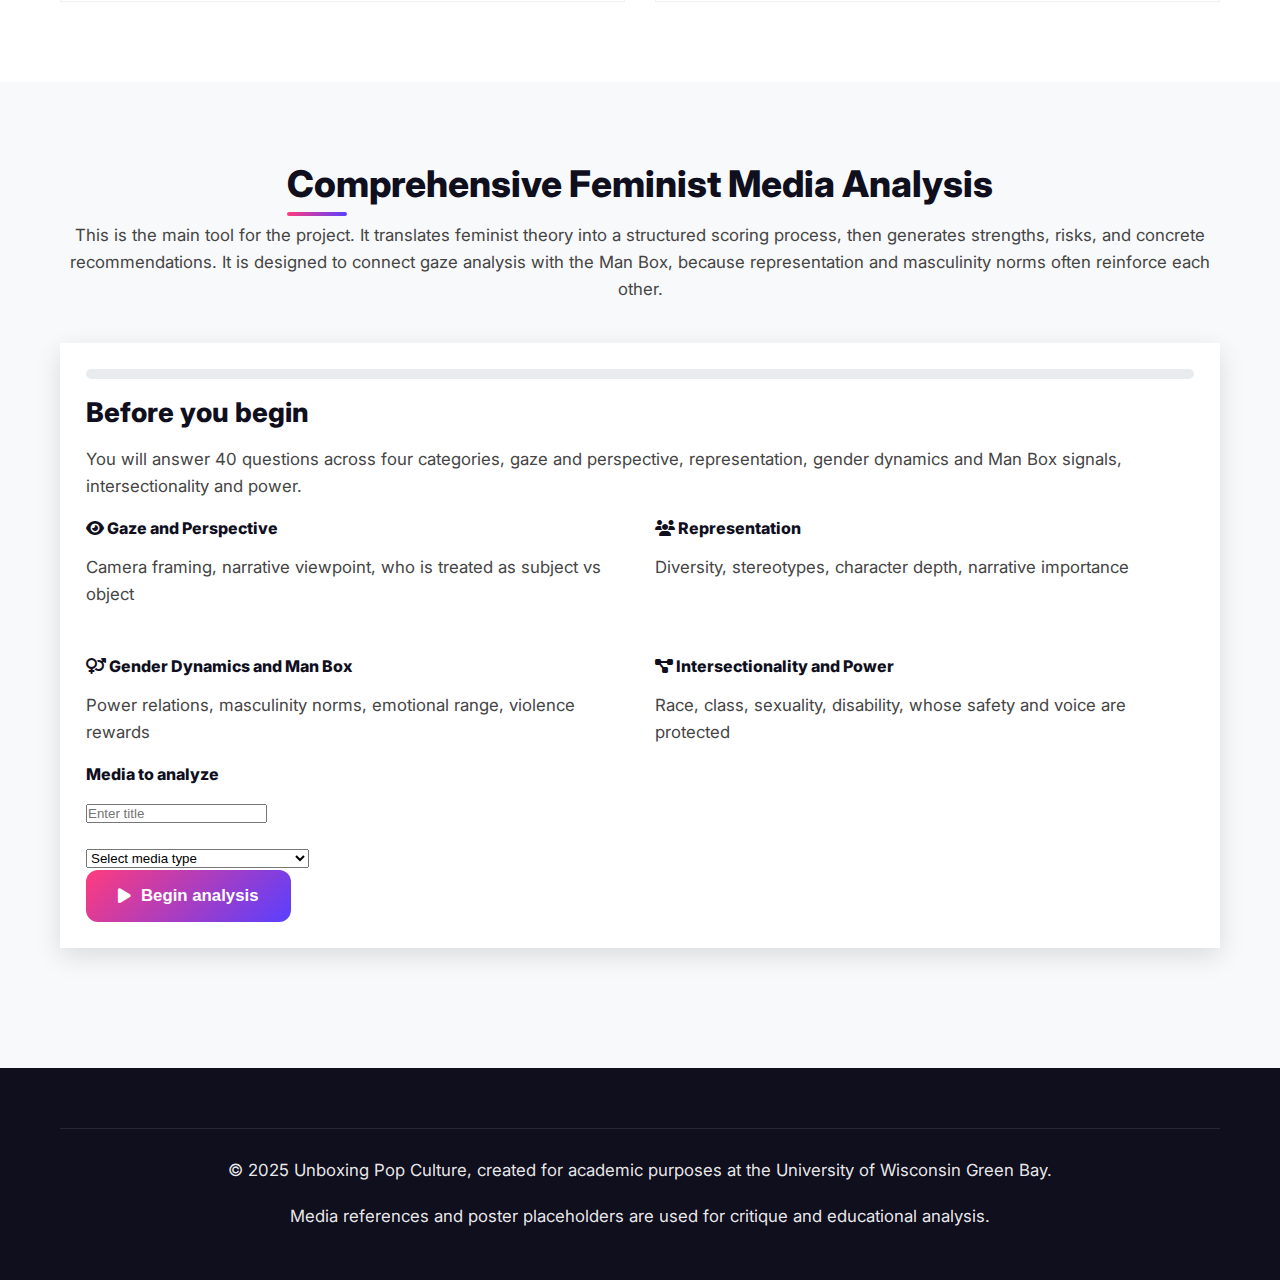
<file: tests-tools.html>
<!DOCTYPE html>
<html lang="en">
<head>
    <meta charset="UTF-8">
    <meta name="viewport" content="width=device-width, initial-scale=1.0">
    <title>Tests & Tools - Unboxing Pop Culture</title>
    <link rel="stylesheet" href="css/styles.css">
    <link rel="stylesheet" href="css/interactive.css">
    <link rel="stylesheet" href="css/animations.css">
    <link rel="stylesheet" href="https://cdnjs.cloudflare.com/ajax/libs/font-awesome/6.4.0/css/all.min.css">
    <link href="https://fonts.googleapis.com/css2?family=Inter:wght@300;400;500;600;700;800&display=swap" rel="stylesheet">
</head>
<body>

<header class="header">
    <div class="container header-container">
        <a href="index.html" class="logo">
            <i class="fas fa-film logo-icon"></i>
            <div class="logo-text">
                <span class="logo-main">Unboxing</span>
                <span class="logo-sub">Pop Culture</span>
            </div>
        </a>

        <button class="mobile-menu-btn" id="mobileMenuBtn" aria-label="Open menu">
            <i class="fas fa-bars"></i>
        </button>

        <nav class="nav" id="mainNav">
            <ul class="nav-list">
                <li><a href="index.html">Home</a></li>
                <li><a href="movie-gaze-lab.html">Movie Gaze Lab</a></li>
                <li><a href="man-box.html">The Man Box</a></li>
                <li><a href="tests-tools.html" class="active">Tests & Tools</a></li>
                <li><a href="about-sources.html">About</a></li>
            </ul>

            <div class="nav-actions">
                <button class="btn btn-primary btn-small" id="themeToggle" aria-label="Toggle theme">
                    <i class="fas fa-moon"></i>
                </button>
            </div>
        </nav>
    </div>
</header>

<main>

    <section class="hero">
        <div class="container">
            <div class="hero-content fade-in">
                <h1 class="hero-title">Tests and Tools</h1>
                <p class="subtitle">Turn feminist concepts into practical media analysis</p>
                <p class="hero-description">
                    This page offers structured tools that make feminist media critique visible and deliberate. You can start with quick tests,
                    then move into a deeper comprehensive analysis that connects gaze, gender norms, and intersectionality.
                </p>

                <div class="hero-actions">
                    <a href="#bechdel-tool" class="btn btn-primary btn-large">
                        <i class="fas fa-bolt"></i> Start Bechdel and Variations
                    </a>
                    <a href="#feminist-test" class="btn btn-secondary btn-large">
                        <i class="fas fa-clipboard-check"></i> Run Comprehensive Analysis
                    </a>
                </div>
            </div>
        </div>
    </section>

 <!-- Bechdel Suite -->
<section class="section section-light" id="bechdel-suite">
  <div class="container">

    <div class="section-header fade-in">
      <h2>Bechdel Suite</h2>
      <p>A quick, practical way to check visibility, then upgrade it with intersectional depth and agency.</p>
    </div>

    <div class="grid grid-2">

      <!-- Bechdel Core -->
      <div class="tool-card bechdel-card fade-in" id="bechdelCoreCard">
        <div class="tool-card-head gradient-head">
          <div class="tool-head-icon">⚡</div>
          <div>
            <h3 class="tool-head-title">Bechdel Core</h3>
            <p class="tool-head-sub">Minimum visibility check, not a complete feminist evaluation.</p>
          </div>
        </div>

        <div class="tool-card-body">
          <p class="tool-lead">
            The classic Bechdel asks, two named women, who talk to each other, about something other than a man.
            Passing can still hide stereotypes, tokenism, or a male gaze.
          </p>

          <div class="tool-field">
            <label for="bechdelTitle" class="tool-label">Media title</label>
            <input id="bechdelTitle" class="tool-input" type="text" placeholder="Example, Prey, 2022">
          </div>

          <div class="tool-field tool-field-compact">
            <div class="tool-row">
              <label class="tool-label" for="b1">1, At least two named women characters</label>
              <select id="b1" class="tool-select">
                <option value="">Choose</option>
                <option value="yes">Yes</option>
                <option value="no">No</option>
                <option value="unsure">Unsure</option>
              </select>
            </div>

            <div class="tool-row">
              <label class="tool-label" for="b2">2, Do they talk to each other</label>
              <select id="b2" class="tool-select">
                <option value="">Choose</option>
                <option value="yes">Yes</option>
                <option value="no">No</option>
                <option value="unsure">Unsure</option>
              </select>
            </div>

            <div class="tool-row">
              <label class="tool-label" for="b3">3, About something besides a man</label>
              <select id="b3" class="tool-select">
                <option value="">Choose</option>
                <option value="yes">Yes</option>
                <option value="no">No</option>
                <option value="unsure">Unsure</option>
              </select>
            </div>
          </div>

          <div class="tool-actions">
            <button class="btn btn-primary btn-block" id="runBechdelCoreBtn" type="button">
              <i class="fas fa-play"></i> Run Bechdel Core
            </button>
          </div>

          <div class="tool-result" id="bechdelCoreOutput" style="display:none;"></div>
        </div>
      </div>

      <!-- Bechdel Plus -->
      <div class="tool-card bechdel-card fade-in delay-1" id="bechdel-plus">
        <div class="tool-card-head gradient-head-alt">
          <div class="tool-head-icon">🧩</div>
          <div>
            <h3 class="tool-head-title">Bechdel Plus</h3>
            <p class="tool-head-sub">Intersectionality and agency, because presence is not the same as power.</p>
          </div>
        </div>

        <div class="tool-card-body">
          <p class="tool-lead">
            Bechdel Plus asks, who has interiority, who has consequences, who is treated as a full person.
            A film can pass Bechdel and still tokenize women of color, flatten queer characters, or reward the Man Box.
          </p>

          <div class="tool-checklist" id="bechdelPlusChecks">
            <label class="tool-check">
              <input type="checkbox" id="bpAgency">
              <span>Women have clear goals and agency, not only reacting</span>
            </label>

            <label class="tool-check">
              <input type="checkbox" id="bpPlotImpact">
              <span>Women’s decisions meaningfully affect plot outcomes</span>
            </label>

            <label class="tool-check">
              <input type="checkbox" id="bpWocDepth">
              <span>Women of color are present with depth, not token</span>
            </label>

            <label class="tool-check">
              <input type="checkbox" id="bpLgbtqDepth">
              <span>LGBTQ plus characters are treated as full people, not jokes or props</span>
            </label>

            <label class="tool-check">
              <input type="checkbox" id="bpNoStereotypes">
              <span>Characterization avoids lazy gender stereotypes</span>
            </label>
          </div>

          <div class="tool-meter">
            <div class="tool-meter-top">
              <div>
                <div class="meter-title">Representation depth</div>
                <div class="meter-sub">How much interiority and complexity do women characters get</div>
              </div>
              <div class="meter-badge">
                <span id="bpDepthValue">3</span><span class="meter-slash">/</span><span>5</span>
              </div>
            </div>

            <input
              id="bpDepth"
              class="tool-range"
              type="range"
              min="1"
              max="5"
              value="3"
              step="1"
            >

            <div class="tool-range-labels">
              <span>Thin</span>
              <span>Mixed</span>
              <span>Rich</span>
            </div>
          </div>

          <div class="tool-actions">
            <button class="btn btn-secondary btn-block" id="runBechdelPlusBtn" type="button">
              <i class="fas fa-plus"></i> Run Bechdel Plus
            </button>
          </div>

          <div class="tool-result" id="bechdelPlusOutput" style="display:none;"></div>

         
        </div>
      </div>

    </div>
  </div>
</section>


    <section class="section" id="feminist-test">
        <div class="container">
            <div class="test-header fade-in">
                <h2>Comprehensive Feminist Media Analysis</h2>
                <p>
                    This is the main tool for the project. It translates feminist theory into a structured scoring process,
                    then generates strengths, risks, and concrete recommendations. It is designed to connect gaze analysis
                    with the Man Box, because representation and masculinity norms often reinforce each other.
                </p>
            </div>

            <div class="test-container">
                <div class="test-progress">
                    <div class="test-progress-bar" id="testProgress"></div>
                </div>

                <div id="testContent">
                    <div class="test-start-screen">
                        <h3>Before you begin</h3>
                        <p>
                            You will answer 40 questions across four categories, gaze and perspective, representation,
                            gender dynamics and Man Box signals, intersectionality and power.
                        </p>

                        <div class="grid grid-2">
                            <div class="category-overview">
                                <h4><i class="fas fa-eye"></i> Gaze and Perspective</h4>
                                <p>Camera framing, narrative viewpoint, who is treated as subject vs object</p>
                            </div>
                            <div class="category-overview">
                                <h4><i class="fas fa-users"></i> Representation</h4>
                                <p>Diversity, stereotypes, character depth, narrative importance</p>
                            </div>
                            <div class="category-overview">
                                <h4><i class="fas fa-venus-mars"></i> Gender Dynamics and Man Box</h4>
                                <p>Power relations, masculinity norms, emotional range, violence rewards</p>
                            </div>
                            <div class="category-overview">
                                <h4><i class="fas fa-project-diagram"></i> Intersectionality and Power</h4>
                                <p>Race, class, sexuality, disability, whose safety and voice are protected</p>
                            </div>
                        </div>

                        <div class="media-selection">
                            <h4>Media to analyze</h4>
                            <div class="media-options">
                                <input type="text" id="mediaTitle" placeholder="Enter title" class="input-large">
                                <p></p>
                                <select id="mediaType" class="input-large">
                                    <option value="">Select media type</option>
                                    <option value="film">Feature film</option>
                                    <option value="tv">TV series</option>
                                    <option value="game">Video game</option>
                                    <option value="music">Music or music video</option>
                                    <option value="social">Social media or influencer content</option>
                                </select>
                            </div>
                        </div>

                        <button id="startTest" class="btn btn-primary btn-large">
                            <i class="fas fa-play"></i> Begin analysis
                        </button>
                    </div>
                </div>

                <div class="test-navigation" style="display:none;" id="testNav">
                    <button id="prevQuestion" class="btn btn-outline">
                        <i class="fas fa-arrow-left"></i> Previous
                    </button>
                    <div class="question-counter">
                        Question <span id="currentQuestion">1</span> of <span id="totalQuestions">40</span>
                    </div>
                    <button id="nextQuestion" class="btn btn-primary" disabled>
                        Next <i class="fas fa-arrow-right"></i>
                    </button>
                </div>
            </div>

        </div>
    </section>

    <section class="section section-light" id="resultsSection" style="display:none;">
        <div class="container">
            <div class="result-container">
                <div class="result-header">
                    <h2>Results</h2>
                    <p id="analyzedMedia">Analysis for, <span id="mediaName"></span></p>
                </div>

                <div class="result-score" id="overallScore">0%</div>

                <div class="score-breakdown">
                    <h3>Category scores</h3>
                    <div class="result-categories">
                        <div class="category-score">
                            <div class="category-name">Gaze and Perspective</div>
                            <div class="category-value" id="gazeScore">0%</div>
                            <div class="progress-bar small">
                                <div class="test-progress-bar" id="gazeBar"></div>
                            </div>
                        </div>

                        <div class="category-score">
                            <div class="category-name">Representation</div>
                            <div class="category-value" id="representationScore">0%</div>
                            <div class="progress-bar small">
                                <div class="test-progress-bar" id="representationBar"></div>
                            </div>
                        </div>

                        <div class="category-score">
                            <div class="category-name">Gender Dynamics and Man Box</div>
                            <div class="category-value" id="genderScore">0%</div>
                            <div class="progress-bar small">
                                <div class="test-progress-bar" id="genderBar"></div>
                            </div>
                        </div>

                        <div class="category-score">
                            <div class="category-name">Intersectionality and Power</div>
                            <div class="category-value" id="intersectionalityScore">0%</div>
                            <div class="progress-bar small">
                                <div class="test-progress-bar" id="intersectionalityBar"></div>
                            </div>
                        </div>
                    </div>
                </div>

                <div class="result-analysis">
                    <h3>Interpretation</h3>
                    <div id="strengthsList" class="analysis-section"></div>
                    <div id="risksList" class="analysis-section"></div>
                </div>

                <div class="result-recommendations">
                    <h3><i class="fas fa-lightbulb"></i> Praxis recommendations</h3>
                    <div id="recommendationsList"></div>
                </div>

                <div class="result-actions">
                    <button id="saveResults" class="btn btn-primary">
                        <i class="fas fa-save"></i> Save
                    </button>
                    <button id="resetTest" class="btn btn-secondary">
                        <i class="fas fa-rotate-left"></i> New analysis
                    </button>
                </div>
            </div>

            <div class="test-history" id="testHistory" style="display:none;">
                <h3>Your recent analyses</h3>
                <div class="history-list" id="historyList"></div>
            </div>
        </div>
    </section>

</main>

<footer class="footer">
    <div class="container">
        <div class="footer-bottom">
            <p>© 2025 Unboxing Pop Culture, created for academic purposes at the University of Wisconsin Green Bay.</p>
            <p>Media references and poster placeholders are used for critique and educational analysis.</p>
        </div>
    </div>
</footer>

<script src="js/main.js"></script>
<script src="js/tests.js"></script>

</body>
</html>
</file>
<file: css/interactive.css>
/* css/interactive.css */

/* Interactive containers */
.interactive-container {
  background: var(--lighter);
  border-radius: var(--border-radius);
  box-shadow: var(--shadow-md);
  padding: 28px;
  margin: 30px 0;
}

.page-content {
  padding: 40px 0;
}

/* Poster grid and cards */
.poster-grid {
  margin-top: 22px;
}

.poster-card {
  background: var(--lighter);
  border-radius: var(--border-radius);
  box-shadow: var(--shadow-md);
  overflow: hidden;
  transition: var(--transition);
}

.poster-card:hover {
  transform: translateY(-4px);
  box-shadow: var(--shadow-lg);
}

.poster-card img {
  width: 100%;
  height: 340px;
  object-fit: cover;
  display: block;
}

.poster-card h4 {
  padding: 18px 18px 0 18px;
  margin: 0;
  color: var(--dark);
  font-size: 1.05rem;
  font-weight: 700;
}

.poster-card p {
  padding: 12px 18px 18px 18px;
  margin: 0;
  color: var(--gray);
  line-height: 1.65;
}

/* Inline highlight chip */
.chip {
  display: inline-flex;
  align-items: center;
  gap: 8px;
  padding: 7px 12px;
  border-radius: 999px;
  background: rgba(255, 59, 125, 0.12);
  color: var(--primary);
  font-weight: 700;
  font-size: 0.88rem;
}

/* Tool blocks */
.tool-block {
  background: var(--lighter);
  border-radius: var(--border-radius);
  box-shadow: var(--shadow-md);
  padding: 24px;
  margin-top: 18px;
}

.tool-row {
  display: grid;
  grid-template-columns: 1fr 1fr;
  gap: 18px;
}

@media (max-width: 900px) {
  .tool-row {
    grid-template-columns: 1fr;
  }
}

/* Bechdel tool */
.bechdel-grid {
  display: grid;
  grid-template-columns: 1fr;
  gap: 14px;
  margin-top: 16px;
}

.bechdel-item {
  display: flex;
  align-items: flex-start;
  gap: 12px;
  padding: 14px;
  border-radius: var(--border-radius-sm);
  background: var(--light);
  border: 1px solid var(--light-gray);
}

.bechdel-item input {
  margin-top: 4px;
}

.tool-result {
  margin-top: 18px;
  padding: 16px;
  border-radius: var(--border-radius-sm);
  border: 1px solid var(--light-gray);
  background: var(--light);
}

.tool-result h4 {
  margin: 0 0 10px 0;
  color: var(--dark);
}

.tool-result p {
  margin: 0;
  color: var(--gray);
  line-height: 1.65;
}

.result-pass {
  border-color: rgba(40, 167, 69, 0.35);
  background: rgba(40, 167, 69, 0.08);
}

.result-fail {
  border-color: rgba(220, 53, 69, 0.35);
  background: rgba(220, 53, 69, 0.08);
}

/* Test UI */
.test-container {
  background: var(--lighter);
  border-radius: var(--border-radius);
  box-shadow: var(--shadow-md);
  padding: 26px;
  margin-top: 16px;
}

.test-progress {
  height: 10px;
  background: var(--light-gray);
  border-radius: 999px;
  overflow: hidden;
  margin-bottom: 18px;
}

.test-progress-bar {
  height: 100%;
  width: 0%;
  background: linear-gradient(135deg, var(--primary), var(--secondary));
  transition: width 0.3s ease;
}

.test-question {
  padding: 10px 0;
}

.question-category {
  display: inline-block;
  padding: 6px 12px;
  border-radius: 999px;
  background: rgba(255, 59, 125, 0.12);
  color: var(--primary);
  font-weight: 800;
  font-size: 0.85rem;
  letter-spacing: 0.5px;
  margin-bottom: 12px;
}

.question-text {
  font-size: 1.15rem;
  font-weight: 700;
  color: var(--dark);
  margin-bottom: 14px;
  line-height: 1.4;
}

.question-options {
  display: grid;
  gap: 10px;
}

.option {
  display: flex;
  gap: 12px;
  align-items: center;
  padding: 14px;
  border-radius: var(--border-radius-sm);
  border: 1px solid var(--light-gray);
  background: var(--light);
  cursor: pointer;
  transition: var(--transition-fast);
}

.option:hover {
  transform: translateY(-1px);
  box-shadow: var(--shadow-sm);
}

.option-selector {
  width: 20px;
  height: 20px;
  border-radius: 999px;
  border: 2px solid var(--light-gray);
  flex: 0 0 auto;
}

.option.selected {
  border-color: rgba(255, 59, 125, 0.35);
  background: rgba(255, 59, 125, 0.06);
}

.option.selected .option-selector {
  border-color: var(--primary);
  background: var(--primary);
}

.option-label {
  color: var(--dark);
  font-weight: 600;
}

.test-navigation {
  display: flex;
  justify-content: space-between;
  align-items: center;
  gap: 14px;
  margin-top: 18px;
  flex-wrap: wrap;
}

.question-counter {
  color: var(--gray);
  font-weight: 700;
}

/* Results */
.result-container {
  background: var(--lighter);
  border-radius: var(--border-radius);
  box-shadow: var(--shadow-md);
  padding: 26px;
}

.result-score {
  font-size: 3rem;
  font-weight: 900;
  color: var(--primary);
  margin: 10px 0 18px 0;
}

.result-categories {
  display: grid;
  grid-template-columns: 1fr 1fr;
  gap: 14px;
  margin-top: 10px;
}

@media (max-width: 900px) {
  .result-categories {
    grid-template-columns: 1fr;
  }
}

.category-score {
  padding: 14px;
  border-radius: var(--border-radius-sm);
  border: 1px solid var(--light-gray);
  background: var(--light);
}

.category-name {
  font-weight: 800;
  color: var(--dark);
  margin-bottom: 8px;
}

.category-value {
  font-weight: 900;
  color: var(--secondary);
}

.progress-bar.small {
  height: 8px;
  border-radius: 999px;
  background: var(--light-gray);
  overflow: hidden;
  margin-top: 10px;
}

.analysis-section {
  margin-top: 18px;
  padding: 16px;
  border-radius: var(--border-radius-sm);
  background: var(--light);
  border: 1px solid var(--light-gray);
}

.analysis-section h4 {
  margin: 0 0 10px 0;
  color: var(--dark);
}

.analysis-section p {
  margin: 8px 0 0 0;
  color: var(--gray);
  line-height: 1.65;
}

/* --- Bechdel UI upgrades --- */
.muted { color: rgba(0,0,0,0.68); }
.small { font-size: 0.92rem; }

.result-card{
  margin-top: 14px;
  border-radius: 16px;
  padding: 14px 14px;
  border: 1px solid rgba(0,0,0,0.08);
  background: white;
  box-shadow: var(--shadow-sm);
}

.result-card .result-head{
  display:flex;
  align-items:center;
  justify-content:space-between;
  gap:10px;
  margin-bottom: 8px;
}
.result-card .badge{
  padding: 6px 10px;
  border-radius: 999px;
  font-weight: 900;
  font-size: 0.85rem;
  letter-spacing: 0.02em;
}
.result-card .score{
  font-weight: 950;
  font-size: 1.05rem;
}
.result-card .lines p{ margin-bottom: 8px; }

.result-success{
  border-color: rgba(0,212,170,0.28);
  background: rgba(0,212,170,0.07);
}
.result-success .badge{ background: rgba(0,212,170,0.18); color: rgba(0,0,0,0.82); }

.result-warning{
  border-color: rgba(255,182,18,0.35);
  background: rgba(255,182,18,0.10);
}
.result-warning .badge{ background: rgba(255,182,18,0.22); color: rgba(0,0,0,0.82); }

.result-danger{
  border-color: rgba(255,59,125,0.30);
  background: rgba(255,59,125,0.08);
}
.result-danger .badge{ background: rgba(255,59,125,0.18); color: rgba(0,0,0,0.82); }

.check-row{
  display:grid;
  gap: 10px;
  margin-top: 10px;
}
.check{
  display:flex;
  align-items:flex-start;
  gap:10px;
  padding: 12px 12px;
  border-radius: 14px;
  border: 2px solid rgba(0,0,0,0.08);
  background: white;
  cursor: pointer;
  transition: var(--transition);
}
.check:hover{
  border-color: rgba(255,59,125,0.28);
  transform: translateY(-1px);
}
.check input{ margin-top: 3px; }

.slider-block{
  margin-top: 14px;
  padding: 14px;
  border-radius: 16px;
  border: 1px solid rgba(0,0,0,0.08);
  background: rgba(90,63,255,0.06);
}
.slider-top{
  display:flex;
  align-items:flex-start;
  justify-content:space-between;
  gap:12px;
  margin-bottom: 10px;
}
.pill{
  padding: 7px 10px;
  border-radius: 999px;
  font-weight: 900;
  background: rgba(90,63,255,0.16);
  color: rgba(0,0,0,0.78);
}
.slider{
  width: 100%;
  accent-color: var(--primary);
}
.slider-scale{
  display:flex;
  justify-content:space-between;
  font-weight: 700;
  color: rgba(0,0,0,0.58);
  margin-top: 8px;
}

/* Dark theme adjustments */
body.dark-theme .muted{ color: rgba(255,255,255,0.74); }
body.dark-theme .result-card{
  background: rgba(255,255,255,0.06);
  border-color: rgba(255,255,255,0.10);
}
body.dark-theme .check{
  background: rgba(255,255,255,0.06);
  border-color: rgba(255,255,255,0.12);
}
body.dark-theme .slider-block{
  background: rgba(90,63,255,0.10);
  border-color: rgba(255,255,255,0.10);
}
body.dark-theme .pill{
  color: rgba(255,255,255,0.88);
  background: rgba(255,59,125,0.16);
}
body.dark-theme .slider-scale{
  color: rgba(255,255,255,0.60);
}
/* Bechdel Suite, polished card UI */

.bechdel-card {
  border: 1px solid rgba(0,0,0,0.06);
  overflow: hidden;
}

.tool-card-head {
  display: flex;
  gap: 14px;
  align-items: center;
  padding: 18px 18px;
  color: #0f1020;
}

.gradient-head {
  background: linear-gradient(135deg, rgba(255,59,125,0.95), rgba(90,63,255,0.95));
  color: #fff;
}

.gradient-head-alt {
  background: linear-gradient(135deg, rgba(90,63,255,0.95), rgba(0,212,170,0.95));
  color: #fff;
}

.tool-head-icon {
  width: 40px;
  height: 40px;
  border-radius: 12px;
  display: grid;
  place-items: center;
  font-size: 18px;
  background: rgba(255,255,255,0.18);
  box-shadow: 0 10px 25px rgba(0,0,0,0.12);
}

.tool-head-title {
  margin: 0;
  font-size: 1.25rem;
  font-weight: 800;
}

.tool-head-sub {
  margin: 4px 0 0;
  opacity: 0.92;
  font-size: 0.95rem;
}

.tool-card-body {
  padding: 18px 18px 20px;
  background: #fff;
}

.tool-lead {
  color: var(--gray);
  line-height: 1.6;
  margin: 0 0 14px;
}

.tool-field {
  margin: 12px 0 14px;
}

.tool-label {
  display: block;
  font-weight: 700;
  margin-bottom: 8px;
  color: var(--dark);
}

.tool-input,
.tool-select {
  width: 100%;
  padding: 12px 12px;
  border-radius: 12px;
  border: 1px solid rgba(0,0,0,0.12);
  background: #fff;
  transition: 0.2s ease;
}

.tool-input:focus,
.tool-select:focus {
  outline: none;
  border-color: rgba(90,63,255,0.6);
  box-shadow: 0 0 0 4px rgba(90,63,255,0.12);
}

.tool-field-compact .tool-row {
  display: grid;
  grid-template-columns: 1fr 140px;
  gap: 12px;
  align-items: center;
  margin-bottom: 10px;
}

@media (max-width: 768px) {
  .tool-field-compact .tool-row {
    grid-template-columns: 1fr;
  }
}

.tool-actions {
  margin-top: 12px;
}

.tool-result {
  margin-top: 14px;
  padding: 14px 14px;
  border-radius: 14px;
  border: 1px solid rgba(0,0,0,0.08);
  background: rgba(248,249,250,1);
}

.result-badge {
  display: inline-flex;
  align-items: center;
  gap: 8px;
  padding: 6px 10px;
  border-radius: 999px;
  font-weight: 800;
  font-size: 0.85rem;
}

.badge-pass { background: rgba(0,212,170,0.16); color: #0c7a66; }
.badge-warn { background: rgba(255,182,18,0.18); color: #8a5b00; }
.badge-fail { background: rgba(255,59,125,0.18); color: #b11c55; }

.result-score {
  font-size: 1.6rem;
  font-weight: 900;
  margin: 8px 0 10px;
  color: var(--dark);
}

.result-block h4 {
  margin: 10px 0 6px;
  font-size: 1rem;
}

.result-block p {
  margin: 0 0 8px;
  color: var(--gray);
  line-height: 1.55;
}

.tool-mini-next {
  margin-top: 12px;
}

.mini-muted {
  margin: 0 0 10px;
  color: var(--gray);
}

.tool-checklist {
  display: grid;
  gap: 10px;
  margin: 10px 0 14px;
}

.tool-check {
  display: flex;
  gap: 10px;
  align-items: flex-start;
  padding: 12px 12px;
  border-radius: 14px;
  border: 1px solid rgba(0,0,0,0.08);
  background: rgba(248,249,250,1);
}

.tool-check input {
  margin-top: 2px;
}

.tool-meter {
  border: 1px solid rgba(0,0,0,0.08);
  border-radius: 16px;
  padding: 12px 12px;
  background: rgba(248,249,250,1);
}

.tool-meter-top {
  display: flex;
  align-items: center;
  justify-content: space-between;
  gap: 12px;
  margin-bottom: 8px;
}

.meter-title {
  font-weight: 800;
  color: var(--dark);
}

.meter-sub {
  color: var(--gray);
  font-size: 0.92rem;
  margin-top: 2px;
}

.meter-badge {
  min-width: 62px;
  text-align: center;
  border-radius: 999px;
  padding: 8px 10px;
  background: rgba(90,63,255,0.12);
  color: rgba(90,63,255,1);
  font-weight: 900;
}

.tool-range {
  width: 100%;
}

.tool-range-labels {
  display: flex;
  justify-content: space-between;
  color: var(--gray);
  font-size: 0.9rem;
  margin-top: 6px;
}
</file>
<file: css/animations.css>
/* css/animations.css */

/* Animaciones para elementos interactivos */
@keyframes fadeInUp {
    from {
        opacity: 0;
        transform: translateY(30px);
    }
    to {
        opacity: 1;
        transform: translateY(0);
    }
}

@keyframes pulse {
    0% {
        transform: scale(1);
    }
    50% {
        transform: scale(1.05);
    }
    100% {
        transform: scale(1);
    }
}

@keyframes slideInLeft {
    from {
        opacity: 0;
        transform: translateX(-50px);
    }
    to {
        opacity: 1;
        transform: translateX(0);
    }
}

@keyframes slideInRight {
    from {
        opacity: 0;
        transform: translateX(50px);
    }
    to {
        opacity: 1;
        transform: translateX(0);
    }
}

@keyframes shimmer {
    0% {
        background-position: -1000px 0;
    }
    100% {
        background-position: 1000px 0;
    }
}

@keyframes float {
    0%, 100% {
        transform: translateY(0);
    }
    50% {
        transform: translateY(-10px);
    }
}

@keyframes typing {
    from {
        width: 0;
    }
    to {
        width: 100%;
    }
}

@keyframes blink {
    0%, 100% {
        opacity: 1;
    }
    50% {
        opacity: 0.5;
    }
}

/* Clases de animación */
.animate-on-scroll {
    opacity: 0;
    transform: translateY(30px);
    transition: opacity 0.6s ease, transform 0.6s ease;
}

.animate-on-scroll.animated {
    opacity: 1;
    transform: translateY(0);
}

.fade-in {
    animation: fadeInUp 0.8s ease forwards;
}

.slide-in-left {
    animation: slideInLeft 0.8s ease forwards;
}

.slide-in-right {
    animation: slideInRight 0.8s ease forwards;
}

.float-animation {
    animation: float 3s ease-in-out infinite;
}

.pulse-animation {
    animation: pulse 2s infinite;
}

.typing-effect {
    overflow: hidden;
    white-space: nowrap;
    animation: typing 3.5s steps(40, end);
}

.blinking-cursor {
    animation: blink 1s infinite;
}

/* Efectos hover mejorados */
.hover-grow {
    transition: transform 0.3s cubic-bezier(0.175, 0.885, 0.32, 1.275);
}

.hover-grow:hover {
    transform: scale(1.05) translateY(-5px);
}

.hover-shimmer {
    position: relative;
    overflow: hidden;
}

.hover-shimmer::after {
    content: '';
    position: absolute;
    top: 0;
    left: 0;
    width: 100%;
    height: 100%;
    background: linear-gradient(90deg, transparent, rgba(255,255,255,0.2), transparent);
    transform: translateX(-100%);
    transition: transform 0.6s;
}

.hover-shimmer:hover::after {
    transform: translateX(100%);
}

/* Efectos para tarjetas */
.card-3d {
    transform-style: preserve-3d;
    perspective: 1000px;
}

.card-3d:hover {
    transform: rotateY(10deg) rotateX(5deg) scale(1.02);
    box-shadow: 0 20px 40px rgba(0,0,0,0.2);
}

/* Animaciones para resultados de tests */
.result-reveal {
    animation: fadeInUp 0.8s ease 0.3s both;
}

.progress-animate {
    transition: width 1.5s cubic-bezier(0.65, 0, 0.35, 1);
}

/* Efectos de partículas (simulados con CSS) */
.particle {
    position: absolute;
    background: var(--primary);
    border-radius: 50%;
    opacity: 0.3;
    animation: float 15s infinite linear;
}

/* Efectos de texto */
.text-gradient {
    background: linear-gradient(90deg, var(--primary), var(--secondary), var(--accent));
    background-size: 200% auto;
    -webkit-background-clip: text;
    -webkit-text-fill-color: transparent;
    background-clip: text;
    animation: shimmer 3s linear infinite;
}

/* Efectos para botones */
.btn-glow {
    box-shadow: 0 0 20px rgba(255, 59, 125, 0.3);
    transition: all 0.3s ease;
}

.btn-glow:hover {
    box-shadow: 0 0 30px rgba(255, 59, 125, 0.6), 0 0 40px rgba(90, 63, 255, 0.3);
}

/* Efectos de carga */
.loading-dots {
    display: inline-block;
}

.loading-dots span {
    animation: blink 1.4s infinite both;
    animation-delay: calc(var(--i) * 0.2s);
}

/* Transiciones para cambios de tema o modo */
.theme-transition {
    transition: background-color 0.5s ease, color 0.5s ease, border-color 0.5s ease;
}
</file>
<file: css/styles.css>
/* =========================
   VARIABLES + RESET
   ========================= */
:root {
  --primary: #ff3b7d;
  --secondary: #5a3fff;
  --accent: #00d4aa;

  --dark: #1a1a2e;
  --darker: #0f0f1e;

  --light: #f8f9fa;
  --lighter: #ffffff;

  --gray: #6c757d;
  --light-gray: #e9ecef;

  --success: #28a745;
  --warning: #ffc107;
  --danger: #dc3545;
  --info: #17a2b8;

  --shadow-sm: 0 2px 8px rgba(0, 0, 0, 0.08);
  --shadow-md: 0 8px 24px rgba(0, 0, 0, 0.12);
  --shadow-lg: 0 15px 35px rgba(0, 0, 0, 0.15);

  --transition-fast: all 0.2s ease;
  --transition: all 0.3s ease;

  --radius-sm: 8px;
  --radius: 12px;
  --radius-lg: 20px;
  --radius-xl: 30px;
}

* {
  margin: 0;
  padding: 0;
  box-sizing: border-box;
}

html {
  scroll-behavior: smooth;
  scroll-padding-top: 90px;
}

body {
  font-family: "Inter", -apple-system, BlinkMacSystemFont, "Segoe UI", Roboto, sans-serif;
  line-height: 1.6;
  color: var(--dark);
  background-color: var(--light);
  overflow-x: hidden;
}

/* =========================
   TYPOGRAPHY
   ========================= */
h1, h2, h3, h4, h5, h6 {
  font-weight: 800;
  line-height: 1.2;
  margin-bottom: 1rem;
  color: var(--darker);
}

h1 {
  font-size: 3.2rem;
  background: linear-gradient(135deg, var(--primary), var(--secondary));
  -webkit-background-clip: text;
  -webkit-text-fill-color: transparent;
  background-clip: text;
}

h2 {
  font-size: 2.3rem;
  position: relative;
  display: inline-block;
}

h2::after {
  content: "";
  position: absolute;
  bottom: -10px;
  left: 0;
  width: 60px;
  height: 4px;
  background: linear-gradient(to right, var(--primary), var(--secondary));
  border-radius: 2px;
}

h3 { font-size: 1.7rem; }

p {
  margin-bottom: 1.2rem;
  font-size: 1.05rem;
  color: #444;
}

/* =========================
   LAYOUT
   ========================= */
.container {
  max-width: 1200px;
  margin: 0 auto;
  padding: 0 20px;
}

.section {
  padding: 80px 0;
}

.section-light { background-color: var(--lighter); }
.section-dark  { background-color: var(--dark); color: white; }
.section-accent {
  background: linear-gradient(135deg, var(--primary), var(--secondary));
  color: white;
}

/* =========================
   HEADER + NAV (CLEAN)
   ========================= */
.header {
  position: fixed;
  top: 0;
  left: 0;
  right: 0;
  z-index: 1000;

  background: rgba(250, 250, 255, 0.92);
  border-bottom: 1px solid rgba(0,0,0,0.08);
  backdrop-filter: blur(10px);
  padding: 14px 0;
  transition: var(--transition);
}

.header.scrolled {
  padding: 10px 0;
  background: rgba(250, 250, 255, 0.96);
}

.header-container {
  display: flex;
  align-items: center;
  gap: 16px;
}

/* Logo */
.logo {
  display: flex;
  align-items: center;
  gap: 12px;
  text-decoration: none;
  font-weight: 800;
  font-size: 1.25rem;
  color: var(--darker);
}

.logo-icon {
  font-size: 1.8rem;
  color: var(--primary);
}

.logo-text {
  display: flex;
  flex-direction: column;
  line-height: 1.1;
}

.logo-main { color: var(--darker); }
.logo-sub  { color: var(--accent); font-size: 0.85rem; font-weight: 700; }

/* Hamburger (mobile only) */
.mobile-menu-btn {
  display: none;
  border-radius: 14px;
  border: 1px solid rgba(0,0,0,0.12);
  background: rgba(0,0,0,0.04);
  padding: 10px 12px;
  cursor: pointer;
}

/* Nav */
.nav {
  display: flex;
  align-items: center;
  gap: 14px;
  flex: 1;
}

.nav-list {
  display: flex;
  align-items: center;
  gap: 10px;
  margin: 0;
  padding: 0;
  list-style: none;
}

.nav-actions {
  margin-left: auto; /* pushes toggle to the far right */
  display: flex;
  align-items: center;
}

/* Pill links */
.nav-list a {
  display: inline-flex;
  align-items: center;
  justify-content: center;
  padding: 10px 14px;
  border-radius: 999px;
  font-weight: 800;
  text-decoration: none;
  font-size: 0.95rem;

  color: var(--darker);
  background: rgba(0,0,0,0.04);
  border: 1px solid rgba(0,0,0,0.08);

  transition: transform .15s ease, background .15s ease, box-shadow .15s ease, border-color .15s ease;
}

.nav-list a:hover {
  transform: translateY(-1px);
  background: rgba(0,0,0,0.06);
  border-color: rgba(0,0,0,0.12);
  box-shadow: 0 10px 24px rgba(0,0,0,0.08);
}

.nav-list a.active {
  border-color: transparent;
  color: #fff;
  background: linear-gradient(135deg, var(--primary), var(--secondary));
  box-shadow: 0 12px 28px rgba(90,63,255,0.18);
}

/* Theme toggle button (right side) */
#themeToggle {
  width: 46px;
  height: 46px;
  border-radius: 14px;
  border: 1px solid rgba(0,0,0,0.12);
  background: rgba(0, 0, 0, 0.699);
  display: inline-flex;
  align-items: center;
  justify-content: center;
  cursor: pointer;
  transition: var(--transition-fast);
}

#themeToggle:hover { background: rgba(0,0,0,0.07); }

/* =========================
   HERO
   ========================= */
.hero {
  min-height: 55vh;
  margin-top: 88px; /* space for fixed header */
  display: flex;
  align-items: center;
  background: linear-gradient(135deg, var(--darker), var(--dark));
  color: white;
  position: relative;
  overflow: hidden;
}

.hero::before {
  content: "";
  position: absolute;
  inset: 0;
  background:
    radial-gradient(circle at 30% 20%, rgba(255, 59, 125, 0.10) 0%, transparent 50%),
    radial-gradient(circle at 70% 80%, rgba(90, 63, 255, 0.10) 0%, transparent 50%);
}

.hero-content {
  position: relative;
  z-index: 1;
  max-width: 820px;
}

.hero-title {
  font-size: 3.6rem;
  margin-bottom: 1rem;
  line-height: 1.05;
  color: #fff;
}

.subtitle {
  font-size: 1.6rem;
  color: var(--accent);
  margin-bottom: 1.6rem;
  font-weight: 700;
}

.hero-description {
  font-size: 1.15rem;
  color: rgba(255, 255, 255, 0.9);
  margin-bottom: 2.2rem;
  max-width: 640px;
}

.hero-actions {
  display: flex;
  gap: 14px;
  flex-wrap: wrap;
}

/* =========================
   GRID + CARDS
   ========================= */
.grid {
  display: grid;
  gap: 30px;
}
.grid-2 { grid-template-columns: repeat(2, 1fr); }
.grid-3 { grid-template-columns: repeat(3, 1fr); }
.grid-4 { grid-template-columns: repeat(4, 1fr); }

.card {
  background: white;
  border-radius: var(--radius);
  overflow: hidden;
  box-shadow: var(--shadow-md);
  transition: var(--transition);
  height: 100%;
}

.card:hover {
  transform: translateY(-10px);
  box-shadow: var(--shadow-lg);
}

.card-header {
  padding: 22px;
  background: linear-gradient(135deg, var(--primary), var(--secondary));
  color: white;
}

.card-title {
  margin: 10px 0 0 0;
  color: white;
}

.card-body { padding: 22px; }

/* =========================
   BUTTONS
   ========================= */
.btn {
  display: inline-flex;
  align-items: center;
  justify-content: center;
  gap: 10px;
  padding: 14px 26px;
  font-size: 1rem;
  font-weight: 800;
  text-decoration: none;
  border: none;
  border-radius: var(--radius);
  cursor: pointer;
  transition: var(--transition);
  position: relative;
  overflow: hidden;
}

.btn::before {
  content: "";
  position: absolute;
  top: 0;
  left: -100%;
  width: 100%;
  height: 100%;
  background: linear-gradient(90deg, transparent, rgba(255,255,255,0.2), transparent);
  transition: var(--transition);
}

.btn:hover::before { left: 100%; }

.btn-primary {
  background: linear-gradient(135deg, var(--primary), var(--secondary));
  color: white;
}

.btn-primary:hover {
  transform: translateY(-3px);
  box-shadow: 0 10px 25px rgba(255, 59, 125, 0.25);
}

.btn-secondary {
  background: linear-gradient(135deg, var(--secondary), #3a1fff);
  color: white;
}

.btn-outline {
  background: transparent;
  border: 2px solid var(--primary);
  color: var(--primary);
}
.btn-outline:hover { background: var(--primary); color: #fff; }

.btn-large { padding: 16px 32px; font-size: 1.05rem; }
.btn-small { padding: 10px 16px; font-size: 0.9rem; }
.btn-block { width: 100%; }

/* =========================
   TAGS / CHIPS
   ========================= */
.tag {
  display: inline-block;
  padding: 6px 12px;
  background-color: rgba(255, 59, 125, 0.1);
  color: var(--primary);
  border-radius: 999px;
  font-size: 0.8rem;
  font-weight: 800;
  margin-right: 8px;
  margin-bottom: 8px;
}

.tag-purple { background-color: rgba(90, 63, 255, 0.1); color: var(--secondary); }
.tag-accent { background-color: rgba(0, 212, 170, 0.1); color: var(--accent); }

/* =========================
   TEST COMPONENTS (Comprehensive)
   ========================= */
.test-container {
  background: white;
  border-radius: var(--radius-lg);
  padding: 40px;
  box-shadow: var(--shadow-lg);
  margin: 40px 0;
}

.test-header {
  text-align: center;
  margin-bottom: 40px;
}

.test-progress {
  height: 8px;
  background-color: var(--light-gray);
  border-radius: 4px;
  margin-bottom: 30px;
  overflow: hidden;
}

.test-progress-bar {
  height: 100%;
  background: linear-gradient(135deg, var(--primary), var(--secondary));
  border-radius: 4px;
  width: 0%;
  transition: width 0.5s ease;
}

.test-question {
  margin-bottom: 30px;
  padding: 25px;
  background-color: #f8f9fa;
  border-radius: var(--radius);
  border-left: 4px solid var(--primary);
}

.question-text {
  font-size: 1.15rem;
  margin-bottom: 18px;
  font-weight: 800;
}

.question-options {
  display: grid;
  gap: 14px;
}

.option {
  display: flex;
  align-items: center;
  gap: 14px;
  padding: 14px;
  background: white;
  border: 2px solid var(--light-gray);
  border-radius: var(--radius-sm);
  cursor: pointer;
  transition: var(--transition);
}

.option:hover {
  border-color: var(--primary);
  background-color: rgba(255, 59, 125, 0.05);
}

.option.selected {
  border-color: var(--primary);
  background-color: rgba(255, 59, 125, 0.10);
}

.option-label { flex: 1; }

/* Navigation */
.test-navigation {
  display: flex;
  justify-content: space-between;
  align-items: center;
  margin-top: 40px;
  padding-top: 28px;
  border-top: 1px solid var(--light-gray);
}

/* =========================
   RESULTS
   ========================= */
.result-container {
  background: white;
  border-radius: var(--radius-lg);
  padding: 40px;
  box-shadow: var(--shadow-lg);
  margin: 40px 0;
}

.result-header {
  text-align: center;
  margin-bottom: 40px;
}

.result-score {
  font-size: 3.6rem;
  font-weight: 900;
  background: linear-gradient(135deg, var(--primary), var(--secondary));
  -webkit-background-clip: text;
  -webkit-text-fill-color: transparent;
  background-clip: text;
  margin: 16px 0 10px 0;
}

.result-categories {
  display: grid;
  grid-template-columns: repeat(auto-fit, minmax(200px, 1fr));
  gap: 20px;
  margin: 34px 0;
}

.category-score {
  text-align: center;
  padding: 20px;
  background: #f8f9fa;
  border-radius: var(--radius);
}

.category-name {
  font-weight: 900;
  margin-bottom: 8px;
  color: var(--dark);
}

.category-value {
  font-size: 1.8rem;
  font-weight: 900;
  color: var(--primary);
}

.result-recommendations {
  background: linear-gradient(135deg, rgba(0, 212, 170, 0.10), rgba(90, 63, 255, 0.10));
  border-radius: var(--radius);
  padding: 28px;
  margin-top: 30px;
}

/* =========================
   POSTER GRID (your case studies)
   ========================= */
.poster-grid { align-items: stretch; }

.poster-card {
  background: white;
  border-radius: var(--radius);
  box-shadow: var(--shadow-md);
  padding: 14px;
  transition: var(--transition);
  overflow: hidden;
}

.poster-card:hover {
  transform: translateY(-8px);
  box-shadow: var(--shadow-lg);
}

.poster-card img {
  width: 100%;
  height: 260px;
  object-fit: cover;
  border-radius: 14px;
  margin-bottom: 12px;
}

/* Fix: chips separated and readable */
.poster-tags {
  display: flex;
  flex-wrap: wrap;
  gap: 10px;
  margin-top: 12px;
}

.poster-tags span {
  display: inline-flex;
  align-items: center;
  white-space: nowrap;
  padding: 7px 12px;
  border-radius: 999px;
  font-size: 12px;
  font-weight: 800;
  letter-spacing: .2px;
  background: rgba(255,255,255,0.88);
  border: 1px solid rgba(0,0,0,0.08);
}

/* =========================
   FOOTER (white text always)
   ========================= */
.footer {
  background-color: var(--darker);
  color: white;
  padding: 60px 0 30px;
}

.footer p,
.footer a,
.footer h3,
.footer .footer-links a {
  color: rgba(255,255,255,0.92) !important;
}

.footer .footer-links a:hover {
  color: #ffffff !important;
  text-decoration: underline;
}

.footer-bottom {
  text-align: center;
  padding-top: 28px;
  border-top: 1px solid rgba(255, 255, 255, 0.1);
  font-size: 0.9rem;
}

/* =========================
   ANIMATIONS
   ========================= */
@keyframes fadeIn {
  from { opacity: 0; transform: translateY(18px); }
  to   { opacity: 1; transform: translateY(0); }
}

.fade-in { animation: fadeIn 0.8s ease forwards; }
.delay-1 { animation-delay: 0.2s; }
.delay-2 { animation-delay: 0.4s; }
.delay-3 { animation-delay: 0.6s; }

/* =========================
   DARK THEME (consistent)
   ========================= */
body.dark-theme {
  background: #0f1118;
  color: rgba(255,255,255,0.92);
}

body.dark-theme p { color: rgba(255,255,255,0.80); }

body.dark-theme .header {
  background: rgba(18, 18, 26, 0.86);
  border-bottom: 1px solid rgba(255,255,255,0.10);
}

body.dark-theme .logo-main { color: rgba(255,255,255,0.92); }

body.dark-theme .nav-list a {
  color: rgba(255,255,255,0.92);
  background: rgba(255,255,255,0.08);
  border-color: rgba(255,255,255,0.12);
}

body.dark-theme .nav-list a:hover {
  background: rgba(255,255,255,0.12);
}

body.dark-theme #themeToggle {
  background: rgba(255,255,255,0.10);
  border-color: rgba(255,255,255,0.12);
}

body.dark-theme .card,
body.dark-theme .poster-card,
body.dark-theme .test-container,
body.dark-theme .result-container {
  background: rgba(255,255,255,0.06);
  border: 1px solid rgba(255,255,255,0.10);
}

body.dark-theme .category-score,
body.dark-theme .test-question {
  background: rgba(255,255,255,0.06);
  border-color: rgba(255,255,255,0.10);
}

body.dark-theme .poster-card img { filter: saturate(1.05); }

body.dark-theme .poster-tags span {
  background: rgba(15,15,15,0.75);
  border-color: rgba(255,255,255,0.14);
  color: rgba(255,255,255,0.92);
}

/* =========================
   RESPONSIVE
   ========================= */
@media (max-width: 1024px) {
  .grid-4 { grid-template-columns: repeat(3, 1fr); }
  .hero-title { font-size: 3rem; }
  h1 { font-size: 2.6rem; }
  h2 { font-size: 2.1rem; }
}

@media (max-width: 900px) {
  .mobile-menu-btn { display: inline-flex; margin-left: auto; }

  .nav { display: none; }

  .nav.active {
    display: flex;
    position: absolute;
    left: 0;
    right: 0;
    top: 74px;
    padding: 16px;
    background: rgba(250,250,255,0.96);
    border-bottom: 1px solid rgba(0,0,0,0.10);
    flex-direction: column;
    gap: 12px;
  }

  body.dark-theme .nav.active {
    background: rgba(18,18,26,0.96);
    border-bottom: 1px solid rgba(255,255,255,0.10);
  }

  .nav-list {
    width: 100%;
    flex-direction: column;
    gap: 12px;
  }

  .nav-list a { width: 100%; }

  .nav-actions {
    width: 100%;
    justify-content: flex-end;
    margin-left: 0;
  }

  .grid-2, .grid-3, .grid-4 { grid-template-columns: 1fr; }

  .hero-actions { flex-direction: column; align-items: flex-start; }
}

@media (max-width: 576px) {
  .container { padding: 0 15px; }
  .section { padding: 60px 0; }
  .hero-title { font-size: 2.5rem; }
  h1 { font-size: 2.1rem; }
  h2 { font-size: 1.75rem; }
  .btn { padding: 12px 20px; }
  .poster-card img { height: 230px; }
}

/* ============================
   BECHDEL SUITE – DARK MODE FIX
   (no more white-on-white)
   ============================ */

body.dark-theme #bechdel-suite.section-light{
  background:#0f0f1e !important;
}

/* Cards become dark in dark mode */
body.dark-theme #bechdel-suite .tool-card,
body.dark-theme #bechdel-suite .bechdel-card{
  background:#121224 !important;
  border:1px solid rgba(255,255,255,0.14) !important;
  box-shadow:0 18px 48px rgba(0,0,0,0.55) !important;
}

/* Card body must NOT be white */
body.dark-theme #bechdel-suite .tool-card-body{
  background:#121224 !important;
}

/* Text colors inside cards */
body.dark-theme #bechdel-suite .tool-card-body,
body.dark-theme #bechdel-suite .tool-card-body p,
body.dark-theme #bechdel-suite .tool-card-body label,
body.dark-theme #bechdel-suite .tool-label,
body.dark-theme #bechdel-suite .tool-lead,
body.dark-theme #bechdel-suite .meter-title,
body.dark-theme #bechdel-suite .meter-sub,
body.dark-theme #bechdel-suite .tool-range-labels span{
  color:rgba(255,255,255,0.84) !important;
}

/* Titles inside bodies */
body.dark-theme #bechdel-suite .tool-card-body h3,
body.dark-theme #bechdel-suite .tool-card-body h4{
  color:#fff !important;
}

/* Keep header gradients, but force header text to white */
body.dark-theme #bechdel-suite .tool-card-head,
body.dark-theme #bechdel-suite .tool-card-head *{
  color:#fff !important;
}

/* Inputs/selects */
body.dark-theme #bechdel-suite .tool-input,
body.dark-theme #bechdel-suite .tool-select{
  background:#0f0f1e !important;
  color:#fff !important;
  border:1px solid rgba(255,255,255,0.18) !important;
}
body.dark-theme #bechdel-suite .tool-input::placeholder{
  color:rgba(255,255,255,0.45) !important;
}
body.dark-theme #bechdel-suite select option{
  background:#0f0f1e !important;
  color:#fff !important;
}

/* Checklist cards */
body.dark-theme #bechdel-suite .tool-check{
  background:#0f0f1e !important;
  border:1px solid rgba(255,255,255,0.12) !important;
  color:rgba(255,255,255,0.88) !important;
}

/* Meter */
body.dark-theme #bechdel-suite .tool-meter{
  background:#0f0f1e !important;
  border:1px solid rgba(255,255,255,0.12) !important;
}
body.dark-theme #bechdel-suite .tool-range{
  accent-color: var(--secondary);
}

/* Results */
body.dark-theme #bechdel-suite .tool-result{
  background:#0f0f1e !important;
  border:1px solid rgba(255,255,255,0.14) !important;
  color:rgba(255,255,255,0.88) !important;
}
</file>
